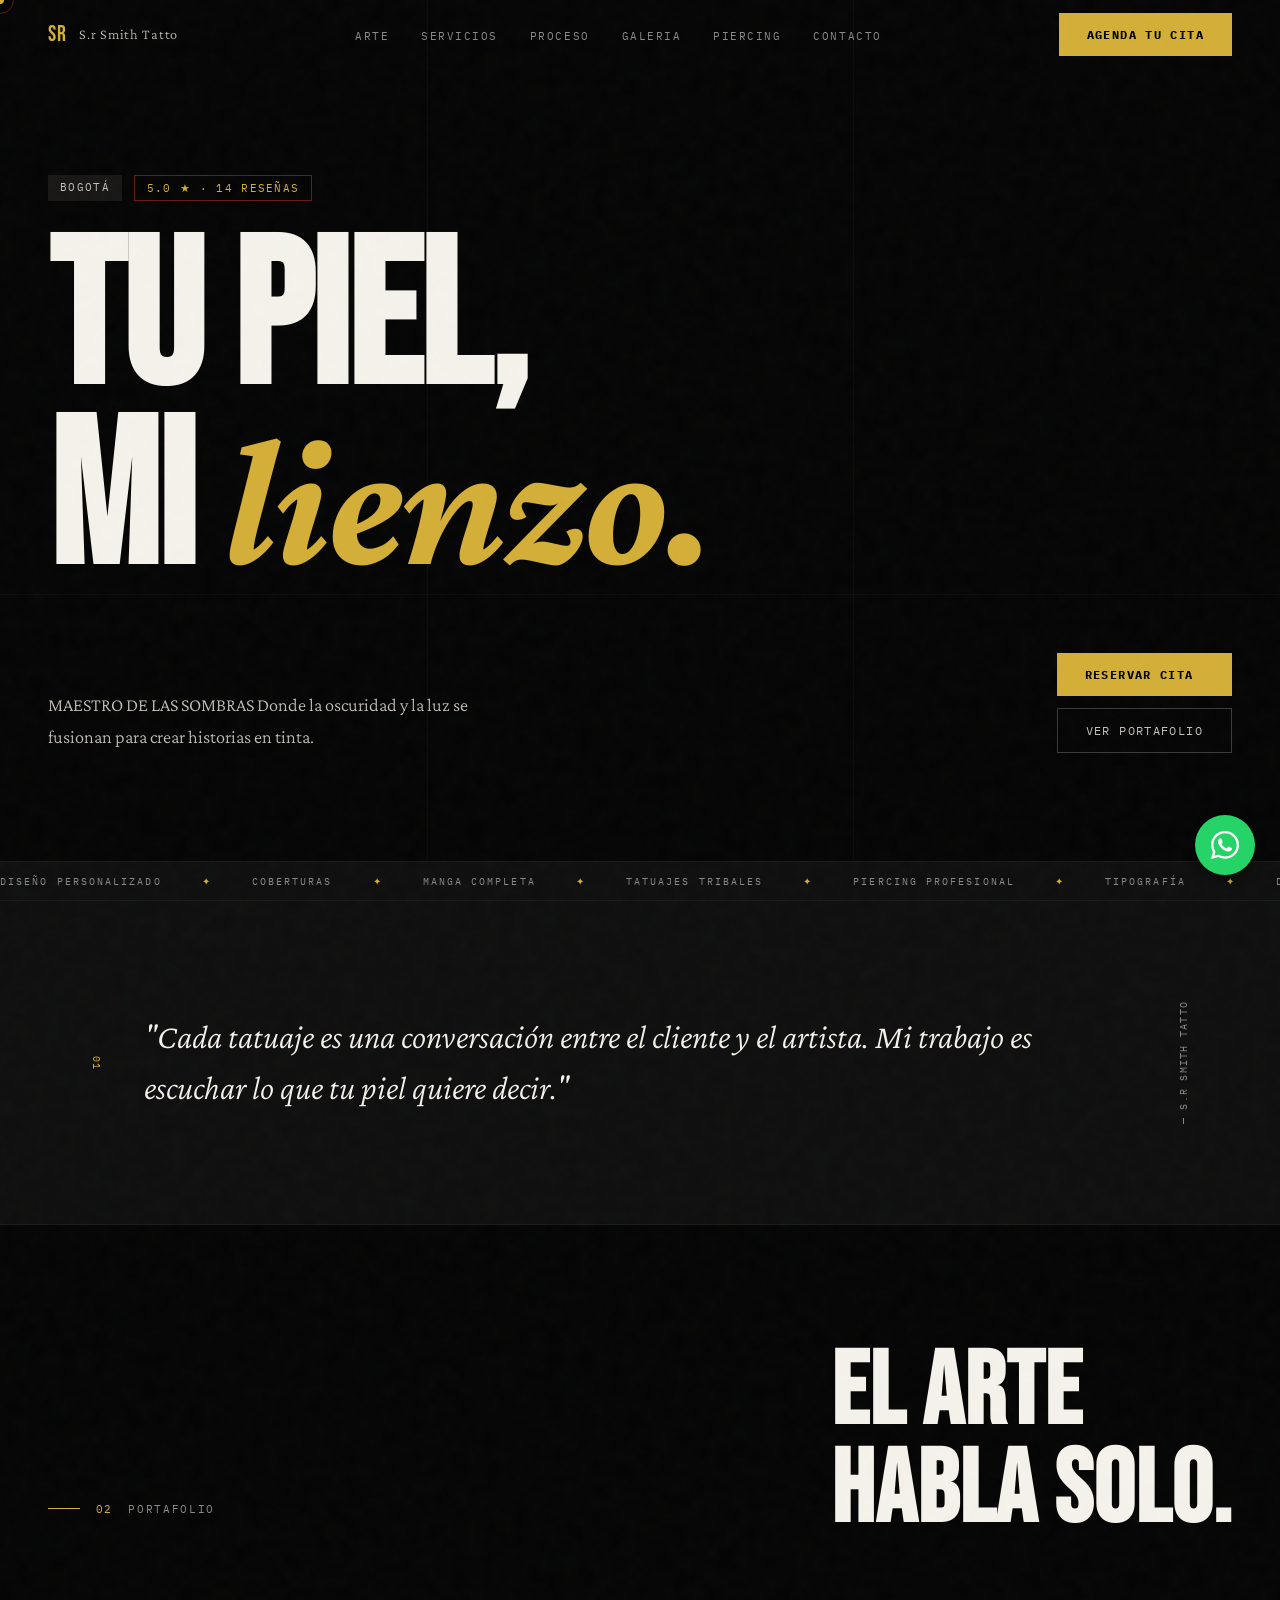
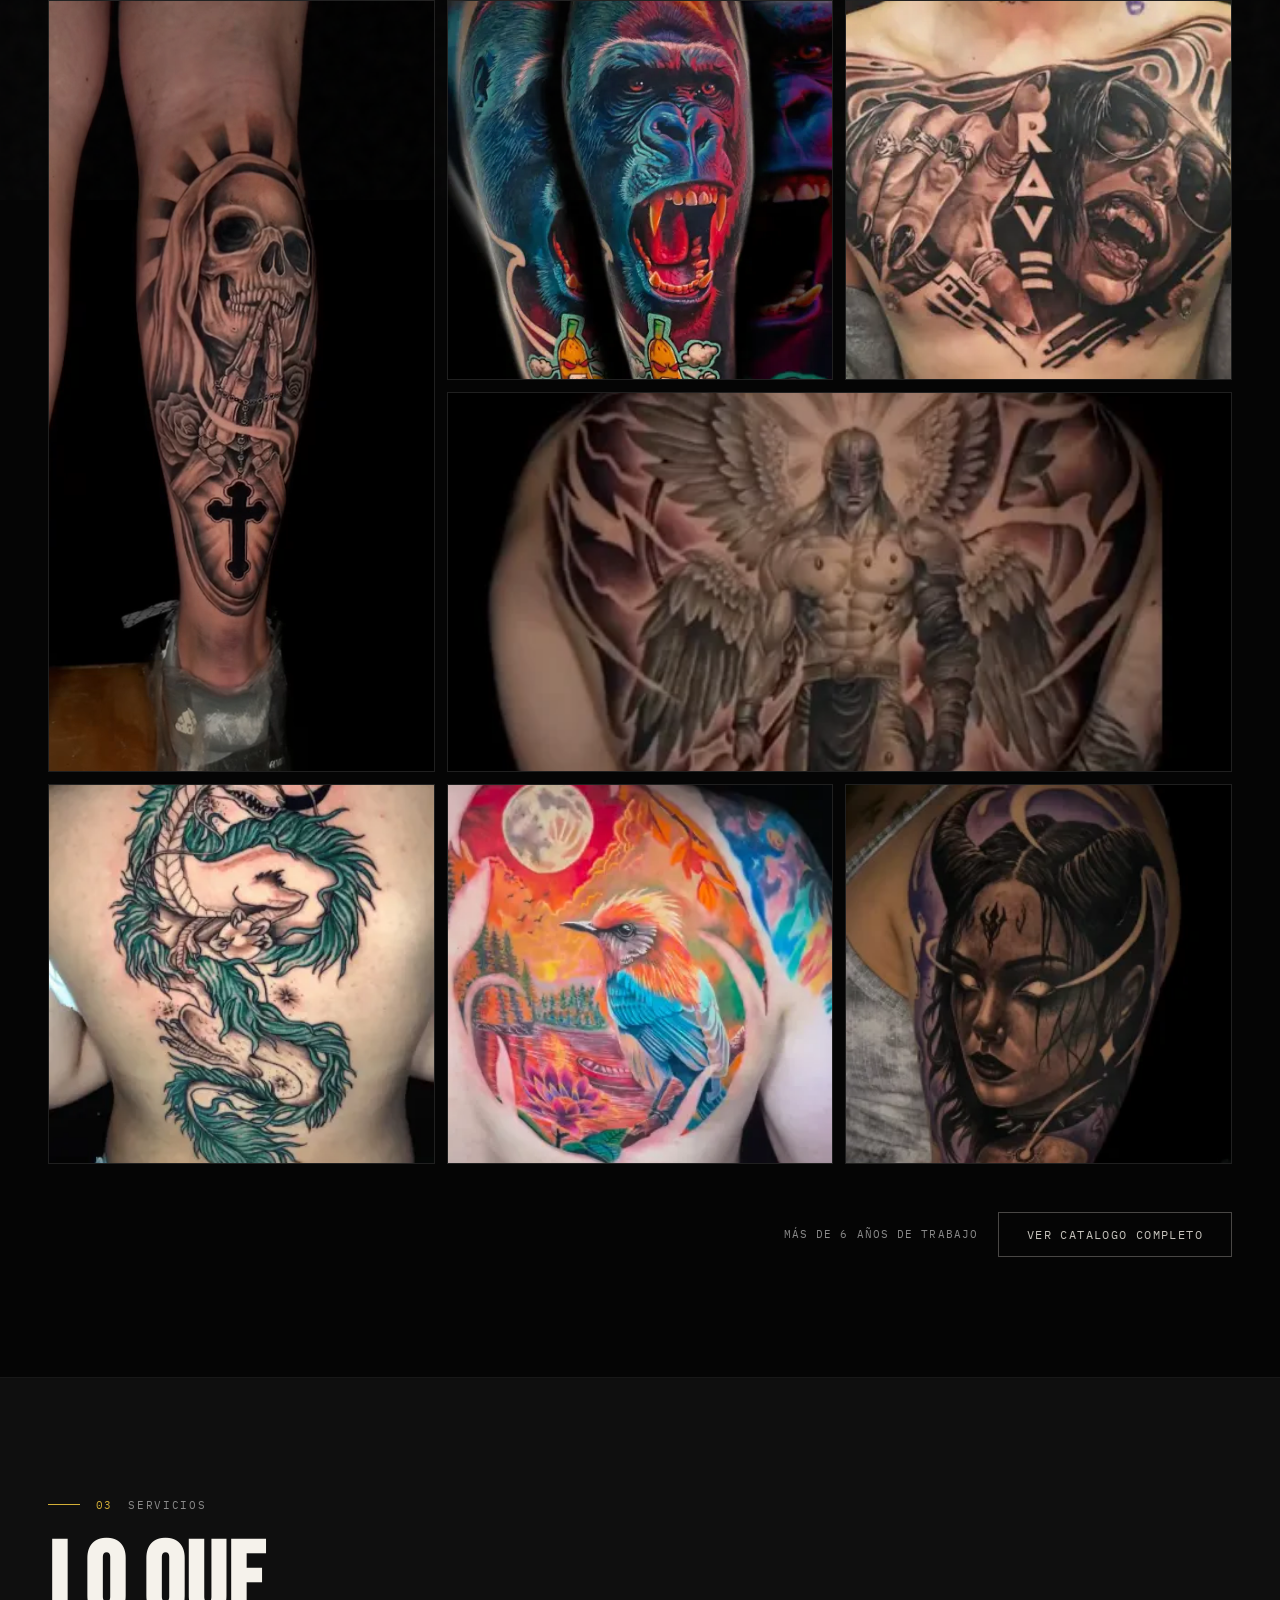
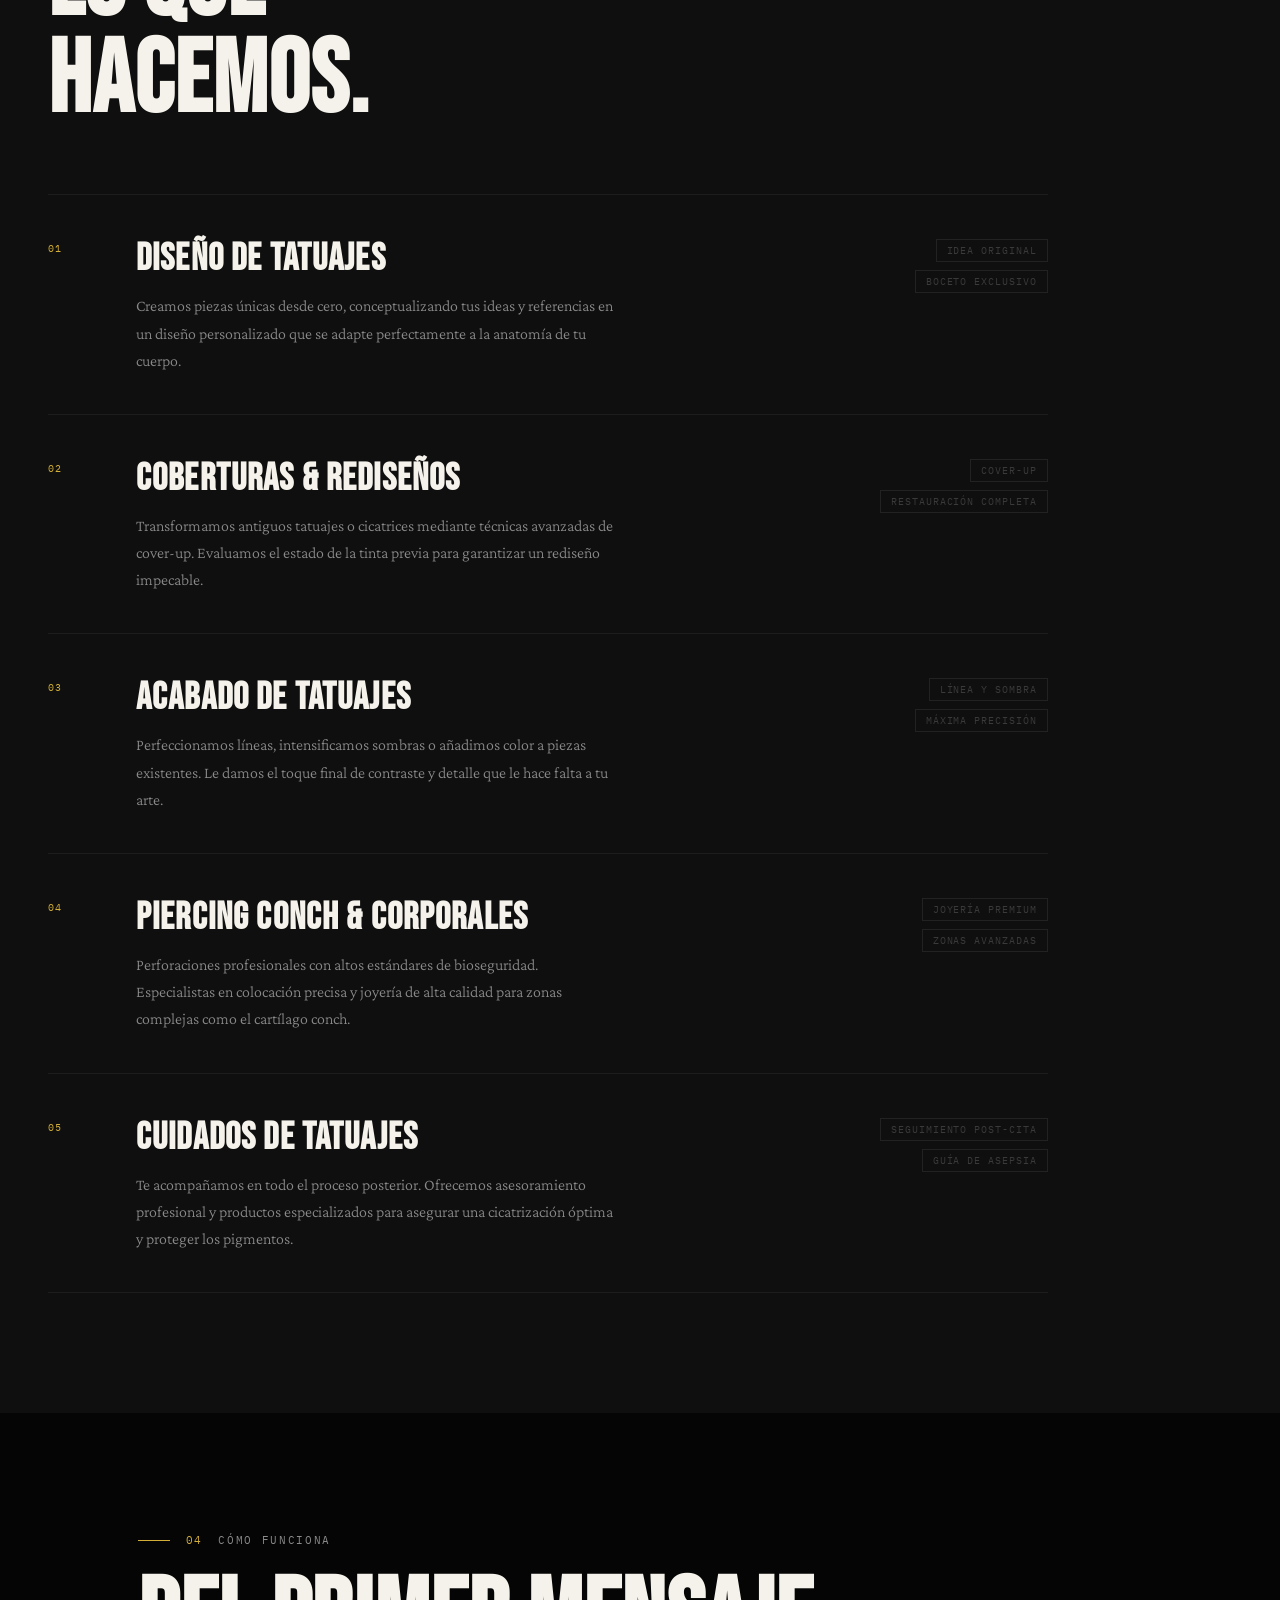
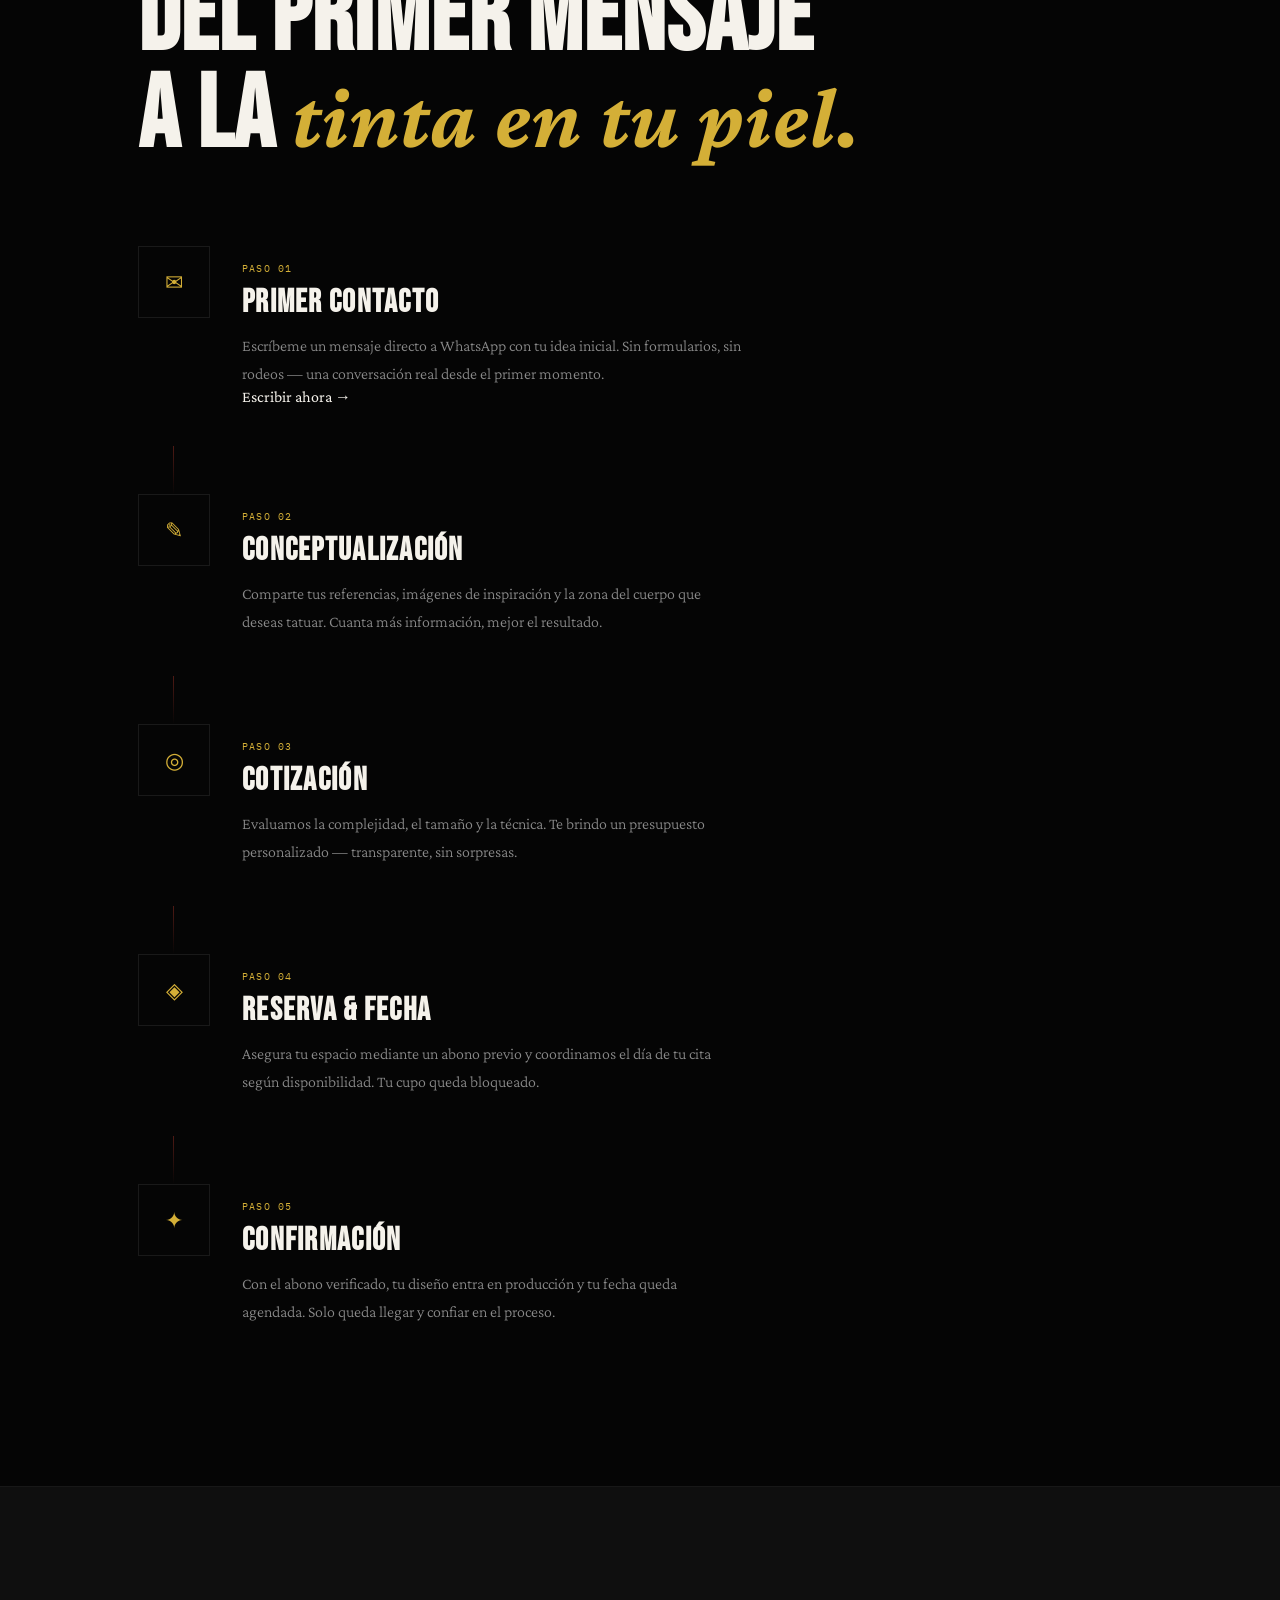
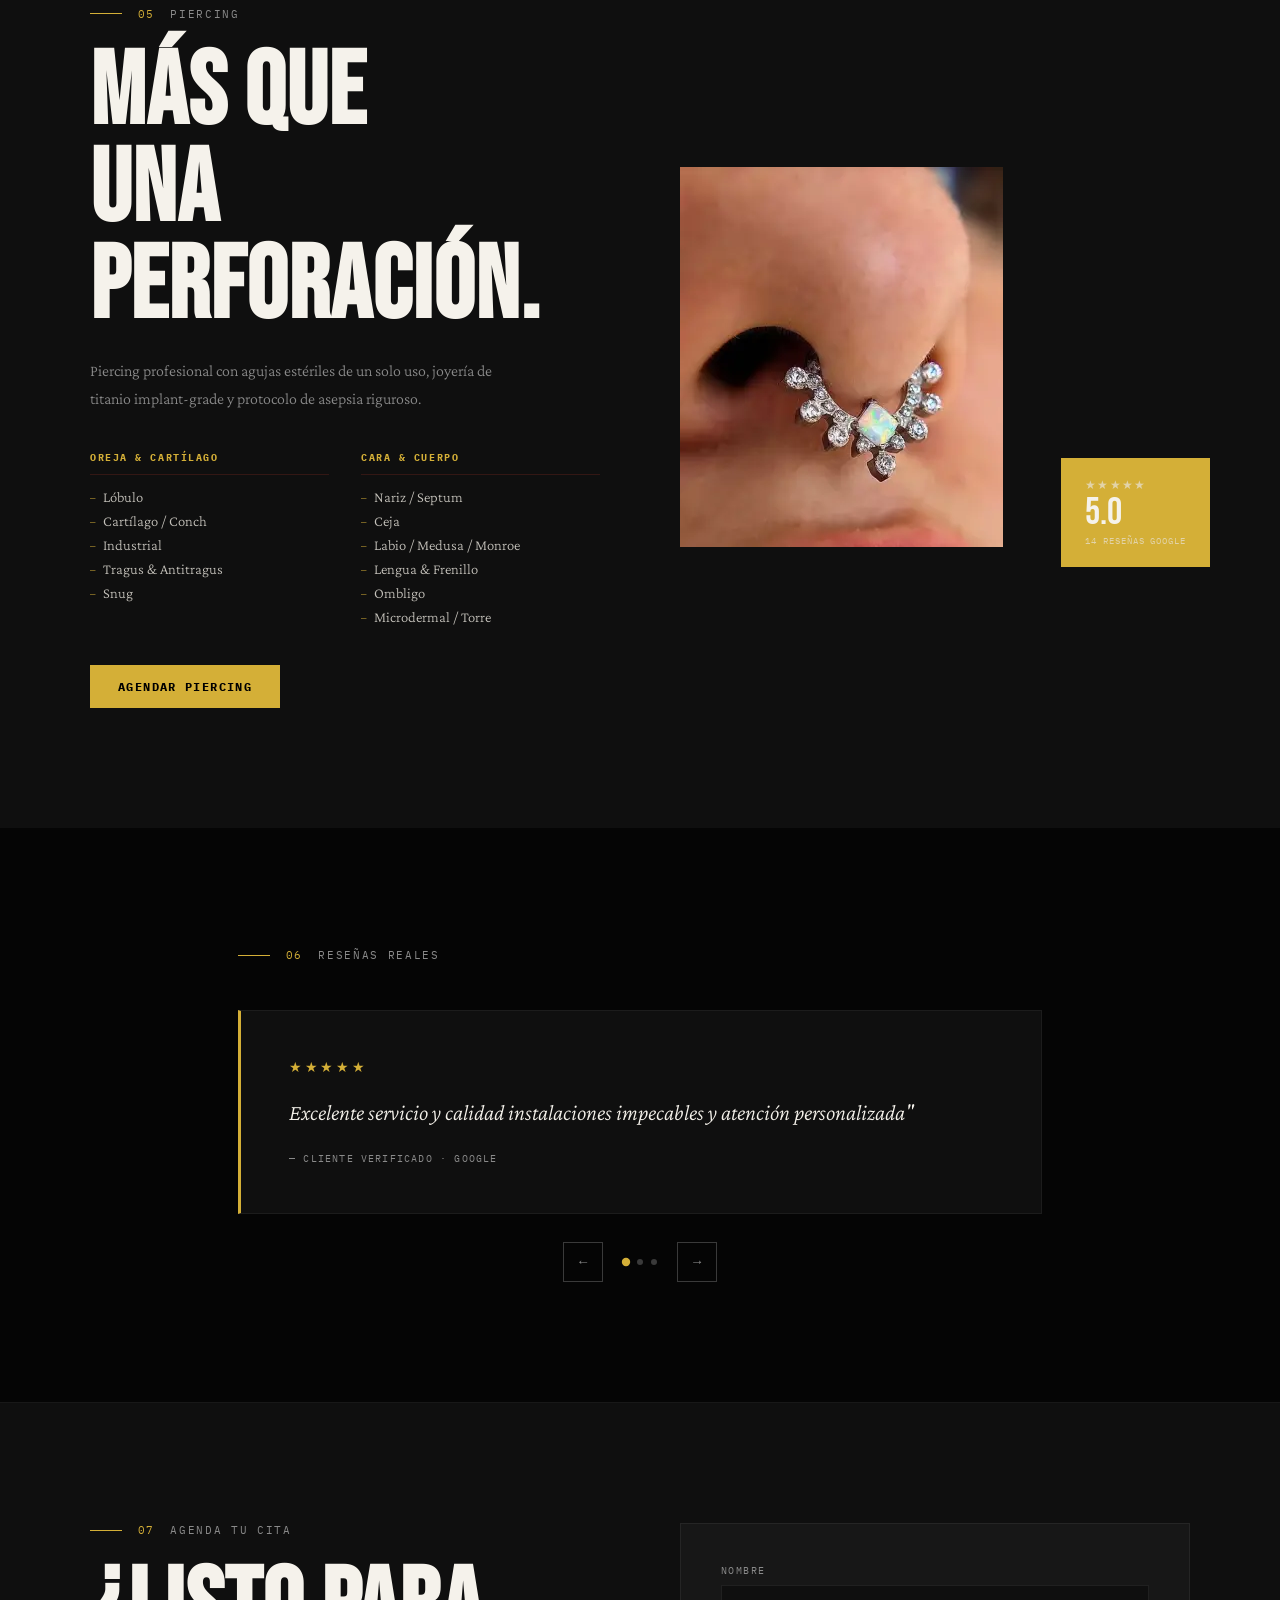
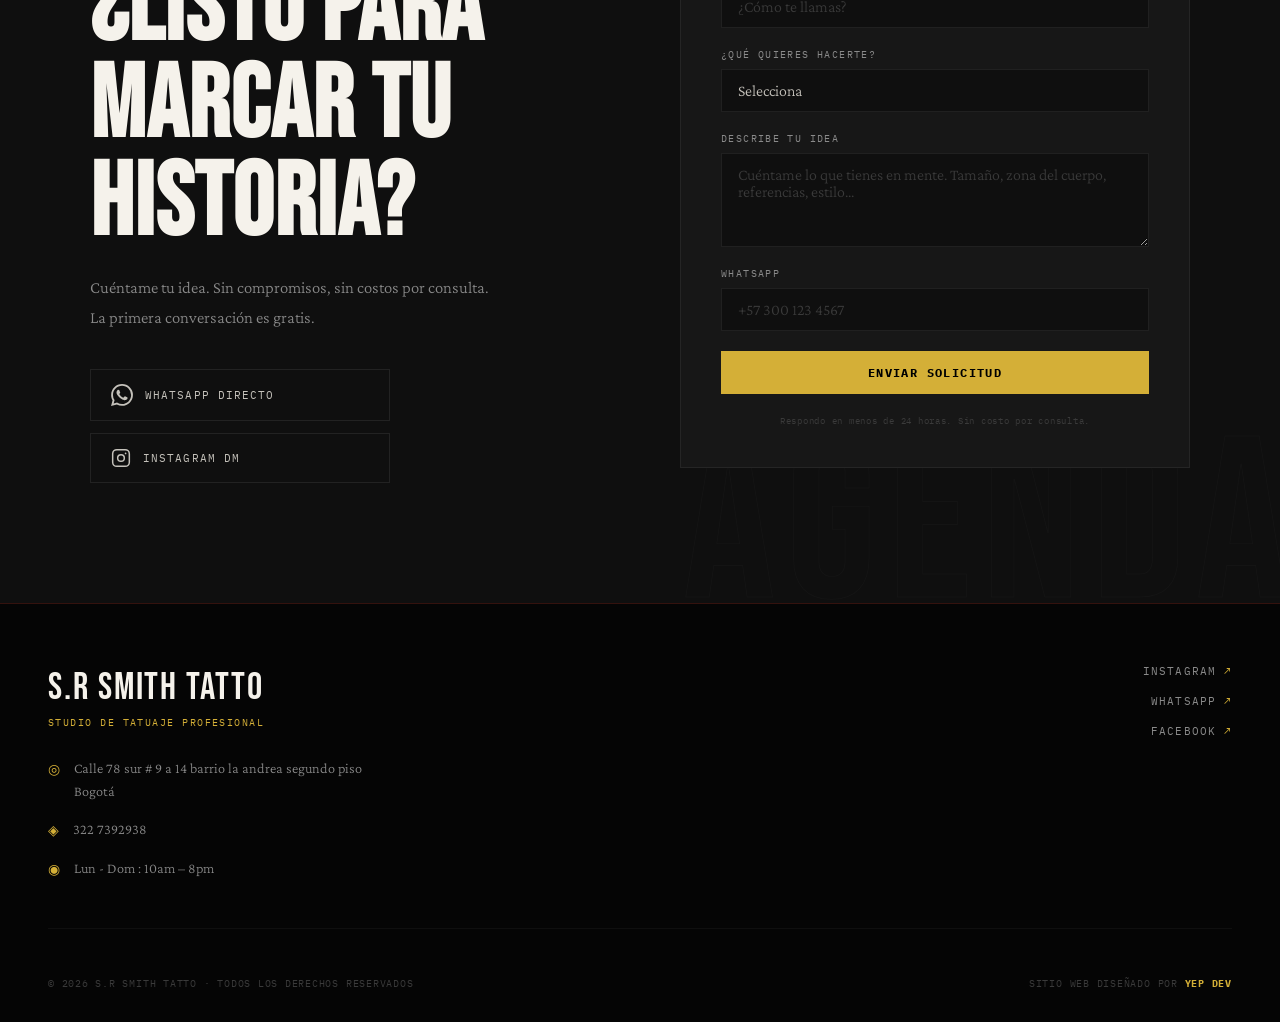
<file: index.html>
<!DOCTYPE html>
<html lang="es">

<head>
  <meta charset="UTF-8" />
  <meta name="viewport" content="width=device-width, initial-scale=1.0" />
  <title>S.r Smith Tatto · Bogotá, Colombia</title>
  <meta name="description"
    content="Estudio de tatuajes y piercing en Bogota Diseño personalizado, coberturas, manga completa, piercings profesionales. 5.0★ — S.r Smith Tatto.">
  <link rel="stylesheet" href="style.css" />
  <link rel="preconnect" href="https://fonts.googleapis.com">
  <link
    href="https://fonts.googleapis.com/css2?family=Bebas+Neue&family=Crimson+Pro:ital,wght@0,300;0,400;1,300;1,400&family=IBM+Plex+Mono:wght@300;400&display=swap"
    rel="stylesheet">
</head>

<body>

  <!-- GRAIN OVERLAY -->
  <div class="grain" aria-hidden="true"></div>

  <!-- CURSOR personalizado -->
  <div class="cursor" id="cursor"></div>
  <div class="cursor-trail" id="cursorTrail"></div>

  <!-- ========================
       NAV
  ========================= -->
  <nav class="nav" id="navbar">
    <div class="nav__logo">
      <span class="nav__logo-mg">Sr</span>
      <span class="nav__logo-text">S.r Smith Tatto</span>
    </div>
    <ul class="nav__links" id="navLinks">
      <li><a href="#arte">Arte</a></li>
      <li><a href="#servicios">Servicios</a></li>
      <li><a href="#proceso">Proceso</a></li>
      <li><a href="video.html">Galeria</a></li>
      <li><a href="#piercing">Piercing</a></li>
      <li><a href="#contacto">Contacto</a></li>
    </ul>
    <a href="#agendar" class="btn btn--ink nav__cta">Agenda tu cita</a>
    <button class="nav__hamburger" id="hamburger" aria-label="Menú">
      <span></span><span></span>
    </button>
  </nav>

  <!-- ========================
       HERO
  ========================= -->
  <section class="hero" id="inicio">

    <!-- Líneas decorativas de fondo -->
    <div class="hero__lines" aria-hidden="true">
      <div class="line line--v line--1"></div>
      <div class="line line--v line--2"></div>
      <div class="line line--h line--3"></div>
    </div>

    <div class="hero__eyebrow reveal">
      <span class="tag">Bogotá</span>
      <span class="tag tag--outline">5.0 ★ · 14 reseñas</span>
    </div>

    <h1 class="hero__title">
      <span class="hero__title-line reveal line-1">Tu piel,</span>
      <span class="hero__title-line reveal line-2">mi <em>lienzo.</em></span>
    </h1>

    <div class="hero__bottom">
      <p class="hero__desc reveal">
        MAESTRO DE LAS SOMBRAS
        Donde la oscuridad y la luz se fusionan para crear historias en tinta.
      </p>
      <div class="hero__actions reveal">
        <a href="#agendar" class="btn btn--ink">Reservar cita</a>
        <a href="#arte" class="btn btn--ghost">Ver portafolio</a>
      </div>
    </div>

    <div class="hero__marquee" aria-hidden="true">
      <div class="marquee__track">
        <span>Diseño Personalizado</span><span class="sep">✦</span>
        <span>Coberturas</span><span class="sep">✦</span>
        <span>Manga Completa</span><span class="sep">✦</span>
        <span>Tatuajes Tribales</span><span class="sep">✦</span>
        <span>Piercing Profesional</span><span class="sep">✦</span>
        <span>Tipografía</span><span class="sep">✦</span>
        <span>Diseño Personalizado</span><span class="sep">✦</span>
        <span>Coberturas</span><span class="sep">✦</span>
        <span>Manga Completa</span><span class="sep">✦</span>
        <span>Tatuajes Tribales</span><span class="sep">✦</span>
        <span>Piercing Profesional</span><span class="sep">✦</span>
        <span>Tipografía</span><span class="sep">✦</span>
      </div>
    </div>

  </section>

  <!-- ========================
       STATEMENT
  ========================= -->
  <section class="statement">
    <div class="statement__inner reveal">
      <span class="statement__num">01</span>
      <blockquote class="statement__quote">
        "Cada tatuaje es una conversación entre el cliente y el artista. Mi trabajo es escuchar lo que tu piel quiere
        decir."
      </blockquote>
      <span class="statement__author">— S.r Smith Tatto</span>
    </div>
  </section>

  <!-- ========================
       ARTE / PORTAFOLIO
  ========================= -->
  <section class="arte" id="arte">
    <div class="arte__header">
      <div class="section-label reveal">
        <span class="num">02</span>
        <span class="label-text">Portafolio</span>
      </div>
      <h2 class="section-title reveal">El arte<br />habla solo.</h2>
    </div>
    <!-- galeria de imagenes -->
    <div class="arte__grid">

      <div class="arte__item ">
        <div class="arte__img-wrapper arte__video-container">
          <video muted playsinline preload="none" poster="img/tattoo1.webp" class="arte__video-lazy"
            data-src-webm="video/video1.webm">
            <source type="video/webm">
            Tu navegador no soporta videos.
          </video>
        </div>
      </div>

      <div class="arte__item reveal" style="--delay:0.1s">
        <img src="img/tattoo2.webp" alt="tattoo 2 — S.r Smith Tatto " loading="lazy" />
        <div class="arte__overlay"><span>Estilo personalizado</span></div>
      </div>
      <div class="arte__item reveal" style="--delay:0.15s">
        <img src="img/tattoo3.webp" alt="tattoo 3 — S.r Smith Tatto " loading="lazy" />
        <div class="arte__overlay"><span>Lineas unicas</span></div>
      </div>
      <div class="arte__item arte__item--wide reveal" style="--delay:0.2s">
        <img src="img/tattoo5.webp" alt="tattoo 4 — S.r Smith Tatto " loading="lazy" />
        <div class="arte__overlay"><span>La mas alta calidad</span></div>
      </div>
      <div class="arte__item reveal" style="--delay:0.25s">
        <img src="img/tattoo4.webp" alt="tattoo 5 — S.r Smith Tatto " loading="lazy" />
        <div class="arte__overlay"><span>Mejores acabados</span></div>
      </div>
      <div class="arte__item reveal" style="--delay:0.25s">
        <img src="img/tattoo6.webp" alt="tattoo 6 — S.r Smith Tatto " loading="lazy" />
        <div class="arte__overlay"><span>Expresa lo que sientes</span></div>
      </div>
      <div class="arte__item reveal" style="--delay:0.25s">
        <img src="img/tattoo11.webp" alt="tattoo 7 — S.r Smith Tatto " loading="lazy" />
        <div class="arte__overlay"><span>Profesionales</span></div>
      </div>
    </div>

    <div class="arte__cta reveal">
      <p>Más de 6 años de trabajo</p>
      <a href="video.html" rel="noopener" class="btn btn--outline-white">
        Ver catalogo completo
      </a>
    </div>
  </section>

  <!-- ========================
       SERVICIOS — TATTOO
  ========================= -->
  <section class="servicios" id="servicios">
    <div class="section-label reveal">
      <span class="num">03</span>
      <span class="label-text">Servicios</span>
    </div>
    <h2 class="section-title reveal">Lo que<br />hacemos.</h2>

    <div class="servicios__list">

      <div class="servicio-row reveal">
        <div class="servicio-row__num">01</div>
        <div class="servicio-row__info">
          <h3>Diseño de Tatuajes</h3>
          <p>Creamos piezas únicas desde cero, conceptualizando tus ideas y referencias en un diseño personalizado que
            se
            adapte perfectamente a la anatomía de tu cuerpo.</p>
        </div>
        <div class="servicio-row__tags">
          <span>Idea original</span>
          <span>Boceto exclusivo</span>
        </div>
      </div>

      <div class="servicio-row reveal">
        <div class="servicio-row__num">02</div>
        <div class="servicio-row__info">
          <h3>Coberturas & Rediseños</h3>
          <p>Transformamos antiguos tatuajes o cicatrices mediante técnicas avanzadas de cover-up. Evaluamos el estado
            de
            la tinta previa para garantizar un rediseño impecable.</p>
        </div>
        <div class="servicio-row__tags">
          <span>Cover-up</span>
          <span>Restauración completa</span>
        </div>
      </div>

      <div class="servicio-row reveal">
        <div class="servicio-row__num">03</div>
        <div class="servicio-row__info">
          <h3>Acabado de Tatuajes</h3>
          <p>Perfeccionamos líneas, intensificamos sombras o añadimos color a piezas existentes. Le damos el toque final
            de contraste y detalle que le hace falta a tu arte.</p>
        </div>
        <div class="servicio-row__tags">
          <span>Línea y Sombra</span>
          <span>Máxima precisión</span>
        </div>
      </div>

      <div class="servicio-row reveal">
        <div class="servicio-row__num">04</div>
        <div class="servicio-row__info">
          <h3>Piercing Conch & Corporales</h3>
          <p>Perforaciones profesionales con altos estándares de bioseguridad. Especialistas en colocación precisa y
            joyería de alta calidad para zonas complejas como el cartílago conch.</p>
        </div>
        <div class="servicio-row__tags">
          <span>Joyería Premium</span>
          <span>Zonas avanzadas</span>
        </div>
      </div>

      <div class="servicio-row reveal">
        <div class="servicio-row__num">05</div>
        <div class="servicio-row__info">
          <h3>Cuidados de Tatuajes</h3>
          <p>Te acompañamos en todo el proceso posterior. Ofrecemos asesoramiento profesional y productos especializados
            para asegurar una cicatrización óptima y proteger los pigmentos.</p>
        </div>
        <div class="servicio-row__tags">
          <span>Seguimiento post-cita</span>
          <span>Guía de asepsia</span>
        </div>
      </div>

    </div>
  </section>

  <!-- ========================
       PROCESO
  ========================= -->
  <section class="proceso" id="proceso">
    <div class="proceso__header">
      <div class="section-label reveal">
        <span class="num">04</span>
        <span class="label-text">Cómo funciona</span>
      </div>
      <h2 class="section-title reveal">Del primer mensaje<br />a la <em>tinta en tu piel.</em></h2>
    </div>

    <div class="proceso__steps">

      <div class="proceso__step reveal">
        <div class="proceso__step-icon">✉</div>
        <div class="proceso__step-body">
          <span class="proceso__step-num">Paso 01</span>
          <h3>Primer contacto</h3>
          <p>Escríbeme un mensaje directo a WhatsApp con tu idea inicial. Sin formularios, sin rodeos — una conversación
            real desde el primer momento.</p>
          <a href="https://wa.me/573227392938?text=Hola%2C%20quiero%20agendar%20una%20sesi%C3%B3n" target="_blank"
            rel="noopener" class="proceso__step-link">
            Escribir ahora →
          </a>
        </div>
      </div>
      <div class="proceso__connector reveal" aria-hidden="true"></div>

      <div class="proceso__step reveal">
        <div class="proceso__step-icon">✎</div>
        <div class="proceso__step-body">
          <span class="proceso__step-num">Paso 02</span>
          <h3>Conceptualización</h3>
          <p>Comparte tus referencias, imágenes de inspiración y la zona del cuerpo que deseas tatuar. Cuanta más
            información, mejor el resultado.</p>
        </div>
      </div>
      <div class="proceso__connector reveal" aria-hidden="true"></div>

      <div class="proceso__step reveal">
        <div class="proceso__step-icon">◎</div>
        <div class="proceso__step-body">
          <span class="proceso__step-num">Paso 03</span>
          <h3>Cotización</h3>
          <p>Evaluamos la complejidad, el tamaño y la técnica. Te brindo un presupuesto personalizado — transparente,
            sin
            sorpresas.</p>
        </div>
      </div>
      <div class="proceso__connector reveal" aria-hidden="true"></div>

      <div class="proceso__step reveal">
        <div class="proceso__step-icon">◈</div>
        <div class="proceso__step-body">
          <span class="proceso__step-num">Paso 04</span>
          <h3>Reserva & Fecha</h3>
          <p>Asegura tu espacio mediante un abono previo y coordinamos el día de tu cita según disponibilidad. Tu cupo
            queda bloqueado.</p>
        </div>
      </div>
      <div class="proceso__connector reveal" aria-hidden="true"></div>

      <div class="proceso__step reveal">
        <div class="proceso__step-icon">✦</div>
        <div class="proceso__step-body">
          <span class="proceso__step-num">Paso 05</span>
          <h3>Confirmación</h3>
          <p>Con el abono verificado, tu diseño entra en producción y tu fecha queda agendada. Solo queda llegar y
            confiar
            en el proceso.</p>
        </div>
      </div>

    </div>
  </section>

  <!-- ========================
       PIERCING
  ========================= -->
  <section class="piercing" id="piercing">
    <div class="piercing__inner">
      <div class="piercing__content">
        <div class="section-label reveal">
          <span class="num">05</span>
          <span class="label-text">Piercing</span>
        </div>
        <h2 class="section-title reveal">Más que<br />una perforación.</h2>
        <p class="reveal">Piercing profesional con agujas estériles de un solo uso, joyería de titanio implant-grade y
          protocolo de asepsia riguroso.</p>

        <div class="piercing__tipos reveal">
          <div class="piercing__col">
            <h4>Oreja & Cartílago</h4>
            <ul>
              <li>Lóbulo</li>
              <li>Cartílago / Conch</li>
              <li>Industrial</li>
              <li>Tragus & Antitragus</li>
              <li>Snug</li>
            </ul>
          </div>
          <div class="piercing__col">
            <h4>Cara & Cuerpo</h4>
            <ul>
              <li>Nariz / Septum</li>
              <li>Ceja</li>
              <li>Labio / Medusa / Monroe</li>
              <li>Lengua & Frenillo</li>
              <li>Ombligo</li>
              <li>Microdermal / Torre</li>
            </ul>
          </div>
        </div>
        <a href="#agendar" class="btn btn--ink reveal">Agendar piercing</a>
      </div>
      <div class="piercing__visual reveal">
        <div class="piercing__img-wrap">
          <img src="img/perforacion.webp" alt="tattoo 5 — S.r Smith Tatto " loading="lazy" />
          <div class="piercing__rating">
            <span class="rating__stars">★★★★★</span>
            <span class="rating__num">5.0</span>
            <span class="rating__count">14 reseñas Google</span>
          </div>
        </div>
      </div>
    </div>
  </section>

  <!-- ========================
       TESTIMONIOS
  ========================= -->
  <section class="testimonios">
    <div class="section-label reveal">
      <span class="num">06</span>
      <span class="label-text">Reseñas reales</span>
    </div>

    <div class="testimonios__slider" id="testimSlider">
      <div class="testimonio reveal">
        <div class="testimonio__stars">★★★★★</div>
        <p>Excelente servicio y calidad instalaciones impecables y atención personalizada"</p>
        <span class="testimonio__author">— Cliente verificado · Google</span>
      </div>
      <div class="testimonio reveal">
        <div class="testimonio__stars">★★★★★</div>
        <p>"Súper excelente servicio, severa energía y horrenda habilidad al tatto, jhonatha monstruo en el tattoo."</p>
        <span class="testimonio__author">— Cliente verificada · Google</span>
      </div>
      <div class="testimonio reveal">
        <div class="testimonio__stars">★★★★★</div>
        <p>"Excelente servicio, las instalaciones súper organizadas y los tatuajes que realizan son super lindos.
          Recomendados 100%"</p>
        <span class="testimonio__author">— Cliente verificado · Google</span>
      </div>
    </div>

    <div class="testimonios__nav reveal">
      <button class="t-btn" id="tPrev" aria-label="Anterior">←</button>
      <div class="t-dots" id="tDots">
        <button class="t-dot active" data-i="0"></button>
        <button class="t-dot" data-i="1"></button>
        <button class="t-dot" data-i="2"></button>
      </div>
      <button class="t-btn" id="tNext" aria-label="Siguiente">→</button>
    </div>
  </section>

  <!-- ========================
       AGENDAR
  ========================= -->
  <section class="agendar" id="agendar">
    <div class="agendar__deco" aria-hidden="true">AGENDA</div>
    <div class="agendar__inner">
      <div class="agendar__content reveal">
        <div class="section-label">
          <span class="num">07</span>
          <span class="label-text">Agenda tu cita</span>
        </div>
        <h2 class="section-title">¿Listo para<br />marcar tu historia?</h2>
        <p>Cuéntame tu idea. Sin compromisos, sin costos por consulta. La primera conversación es gratis.</p>
        <div class="agendar__contact-options">
          <a href="https://wa.me/573227392938?text=Hola%2C%20quiero%20agendar%20una%20cita" target="_blank"
            rel="noopener" class="contact-option contact-option--wa">
            <svg width="22" height="22" viewBox="0 0 24 24" fill="currentColor">
              <path
                d="M17.472 14.382c-.297-.149-1.758-.867-2.03-.967-.273-.099-.471-.148-.67.15-.197.297-.767.966-.94 1.164-.173.199-.347.223-.644.075-.297-.15-1.255-.463-2.39-1.475-.883-.788-1.48-1.761-1.653-2.059-.173-.297-.018-.458.13-.606.134-.133.298-.347.446-.52.149-.174.198-.298.298-.497.099-.198.05-.371-.025-.52-.075-.149-.669-1.612-.916-2.207-.242-.579-.487-.5-.669-.51-.173-.008-.371-.01-.57-.01-.198 0-.52.074-.792.372-.272.297-1.04 1.016-1.04 2.479 0 1.462 1.065 2.875 1.213 3.074.149.198 2.096 3.2 5.077 4.487.709.306 1.262.489 1.694.625.712.227 1.36.195 1.871.118.571-.085 1.758-.719 2.006-1.413.248-.694.248-1.289.173-1.413-.074-.124-.272-.198-.57-.347m-5.421 7.403h-.004a9.87 9.87 0 01-5.031-1.378l-.361-.214-3.741.982.998-3.648-.235-.374a9.86 9.86 0 01-1.51-5.26c.001-5.45 4.436-9.884 9.888-9.884 2.64 0 5.122 1.03 6.988 2.898a9.825 9.825 0 012.893 6.994c-.003 5.45-4.437 9.884-9.885 9.884m8.413-18.297A11.815 11.815 0 0012.05 0C5.495 0 .16 5.335.157 11.892c0 2.096.547 4.142 1.588 5.945L.057 24l6.305-1.654a11.882 11.882 0 005.683 1.448h.005c6.554 0 11.89-5.335 11.893-11.893a11.821 11.821 0 00-3.48-8.413z" />
            </svg>
            WhatsApp directo
          </a>
          <a href="https://www.instagram.com/sr.smithtattoo/" target="_blank" rel="noopener"
            class="contact-option contact-option--ig">
            <svg width="20" height="20" viewBox="0 0 24 24" fill="none" stroke="currentColor" stroke-width="1.8">
              <rect x="2" y="2" width="20" height="20" rx="5" />
              <circle cx="12" cy="12" r="4" />
              <circle cx="17.5" cy="6.5" r="1" fill="currentColor" stroke="none" />
            </svg>
            Instagram DM
          </a>
        </div>
      </div>

      <div class="agendar__form reveal">
        <div class="form-field">
          <label for="f-nombre">Nombre</label>
          <input type="text" id="f-nombre" placeholder="¿Cómo te llamas?" autocomplete="name" />
        </div>
        <div class="form-field">
          <label for="f-tipo">¿Qué quieres hacerte?</label>
          <select id="f-tipo">
            <option value="">Selecciona</option>
            <optgroup label="Tatuajes">
              <option>Diseño personalizado</option>
              <option>Cobertura / Rediseño</option>
              <option>Manga completa</option>
              <option>Tribal / Polinesio</option>
              <option>Tipografía / Lettering</option>
              <option>Tatuaje conmemorativo</option>
              <option>Retoque</option>
            </optgroup>
            <optgroup label="Piercing">
              <option>Piercing en oreja / cartílago</option>
              <option>Piercing facial</option>
              <option>Piercing en lengua</option>
              <option>Piercing en cuerpo</option>
              <option>Microdermal / Torre</option>
            </optgroup>
          </select>
        </div>
        <div class="form-field">
          <label for="f-desc">Describe tu idea</label>
          <textarea id="f-desc" rows="4"
            placeholder="Cuéntame lo que tienes en mente. Tamaño, zona del cuerpo, referencias, estilo..."></textarea>
        </div>
        <div class="form-field">
          <label for="f-tel">WhatsApp</label>
          <input type="tel" id="f-tel" placeholder="+57 300 123 4567" autocomplete="tel" />
        </div>
        <button class="btn btn--ink btn--full" id="formBtn">Enviar solicitud</button>
        <p class="form-note">Respondo en menos de 24 horas. Sin costo por consulta.</p>
        <div class="form-ok" id="formOk">
          ✦ ¡Solicitud enviada! te contactaremos pronto.
        </div>
      </div>
    </div>
  </section>

  <!-- ========================
       CONTACTO / FOOTER
  ========================= -->
  <footer class="footer" id="contacto">
    <div class="footer__top">
      <div class="footer__info reveal">
        <div class="footer__logo">S.r Smith Tatto</div>
        <p class="footer__tagline">Studio de tatuaje profesional</p>
        <div class="footer__data">
          <div class="footer__data-item">
            <span class="footer__data-icon">◎</span>
            <span>Calle 78 sur # 9 a 14 barrio la andrea segundo piso<br />Bogotá</span>
          </div>
          <div class="footer__data-item">
            <span class="footer__data-icon">◈</span>
            <span>322 7392938</span>
          </div>
          <div class="footer__data-item">
            <span class="footer__data-icon">◉</span>
            <span>Lun - Dom : 10am – 8pm</span>
          </div>
        </div>
      </div>
      <div class="footer__social reveal">
        <a href="https://www.instagram.com/sr.smithtattoo/" target="_blank" rel="noopener" class="footer__social-link">
          Instagram<span>↗</span>
        </a>
        <a href="https://wa.me/573227392938" target="_blank" rel="noopener" class="footer__social-link">
          WhatsApp<span>↗</span>
        </a>
        <a href="https://www.facebook.com/Smithfamilytattoo#" target="_blank" rel="noopener"
          class="footer__social-link">
          Facebook<span>↗</span>
        </a>
      </div>
    </div>
    <div class="footer__bottom">
      <p>© 2026 S.r Smith Tatto · Todos los derechos reservados</p>
      <p class="footer__credit">Sitio web diseñado por <strong>YEp Dev</strong></p>
    </div>
  </footer>


  <!-- Boton flotante de whatsapp -->
  <a href="https://wa.me/573227392938?text=Hola%20estoy%20interesado%20en%20cotizar%20un%20tatuaje%20con%20ustedes"
    class="whatsapp-float" target="_blank" rel="noopener noreferrer" title="Chatear por WhatsApp">
    <svg xmlns="http://www.w3.org/2000/svg" viewBox="0 0 448 512" class="whatsapp-icon">
      <path
        d="M380.9 97.1C339 55.1 283.2 32 223.9 32c-122.4 0-222 99.6-222 222 0 39.1 10.2 77.3 29.6 111L0 480l117.7-30.9c32.4 17.7 68.9 27 106.1 27h.1c122.3 0 224.1-99.6 224.1-222 0-59.3-25.2-115-67.1-157zm-157 341.6c-33.2 0-65.7-8.9-94-25.7l-6.7-4-69.8 18.3L72 359.2l-4.4-7c-18.5-29.4-28.2-63.3-28.2-98.2 0-101.7 82.8-184.5 184.6-184.5 49.3 0 95.6 19.2 130.4 54.1 34.8 34.9 56.2 81.2 56.1 130.5 0 101.8-84.9 184.6-186.6 184.6zm101.2-138.2c-5.5-2.8-32.8-16.2-37.9-18-5.1-1.9-8.8-2.8-12.5 2.8-3.7 5.6-14.3 18-17.6 21.8-3.2 3.7-6.5 4.2-12 1.4-32.6-16.3-54-29.1-75.5-66-5.7-9.8 5.7-9.1 16.3-30.3 1.8-3.7.9-6.9-.5-9.7-1.4-2.8-12.5-30.1-17.1-41.2-4.5-10.8-9.1-9.3-12.5-9.5-3.2-.2-6.9-.2-10.6-.2-3.7 0-9.7 1.4-14.8 6.9-5.1 5.6-19.4 19-19.4 46.3 0 27.3 19.9 53.7 22.6 57.4 2.8 3.7 39.1 59.7 94.8 83.8 35.2 15.2 49 16.5 66.6 13.9 10.7-1.6 32.8-13.4 37.4-26.4 4.6-13 4.6-24.1 3.2-26.4-1.3-2.5-5-3.9-10.5-6.6z" />
    </svg>
  </a>

  <script src="script.js"></script>
</body>

</html>
</file>
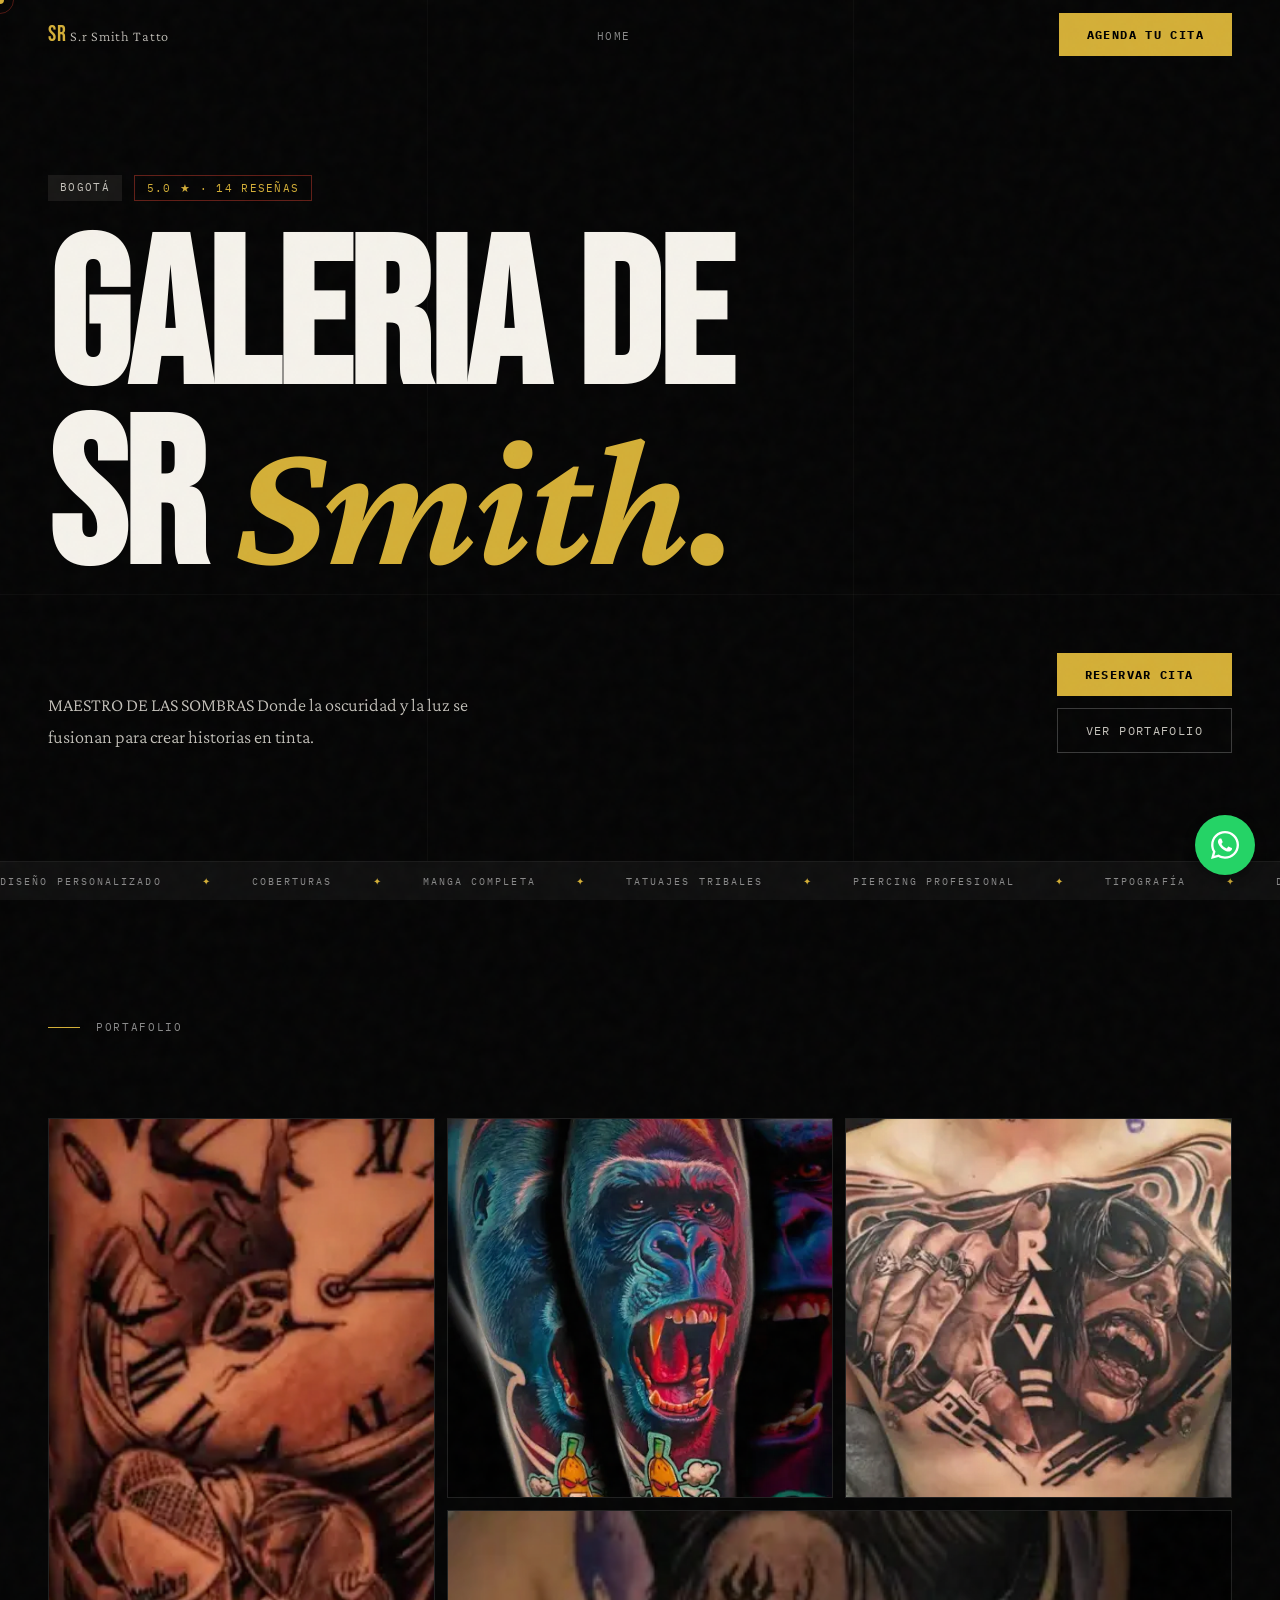
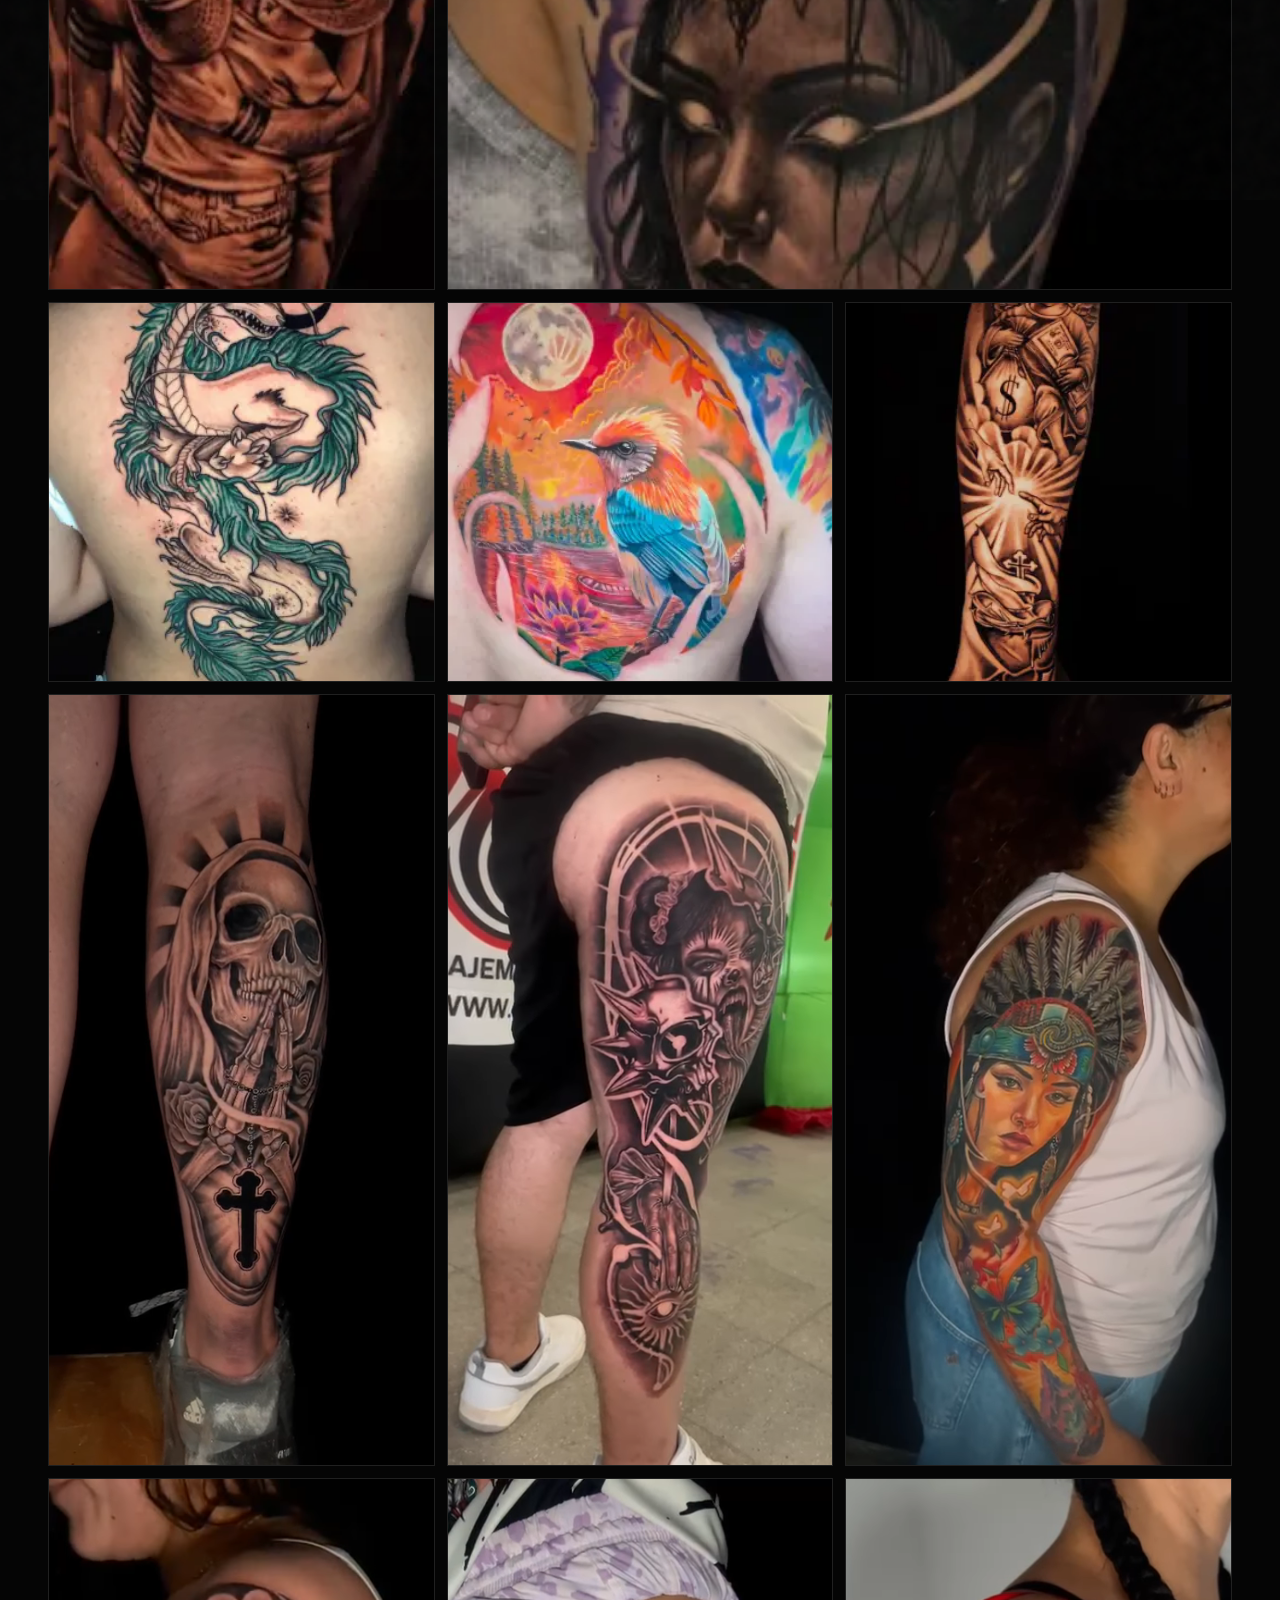
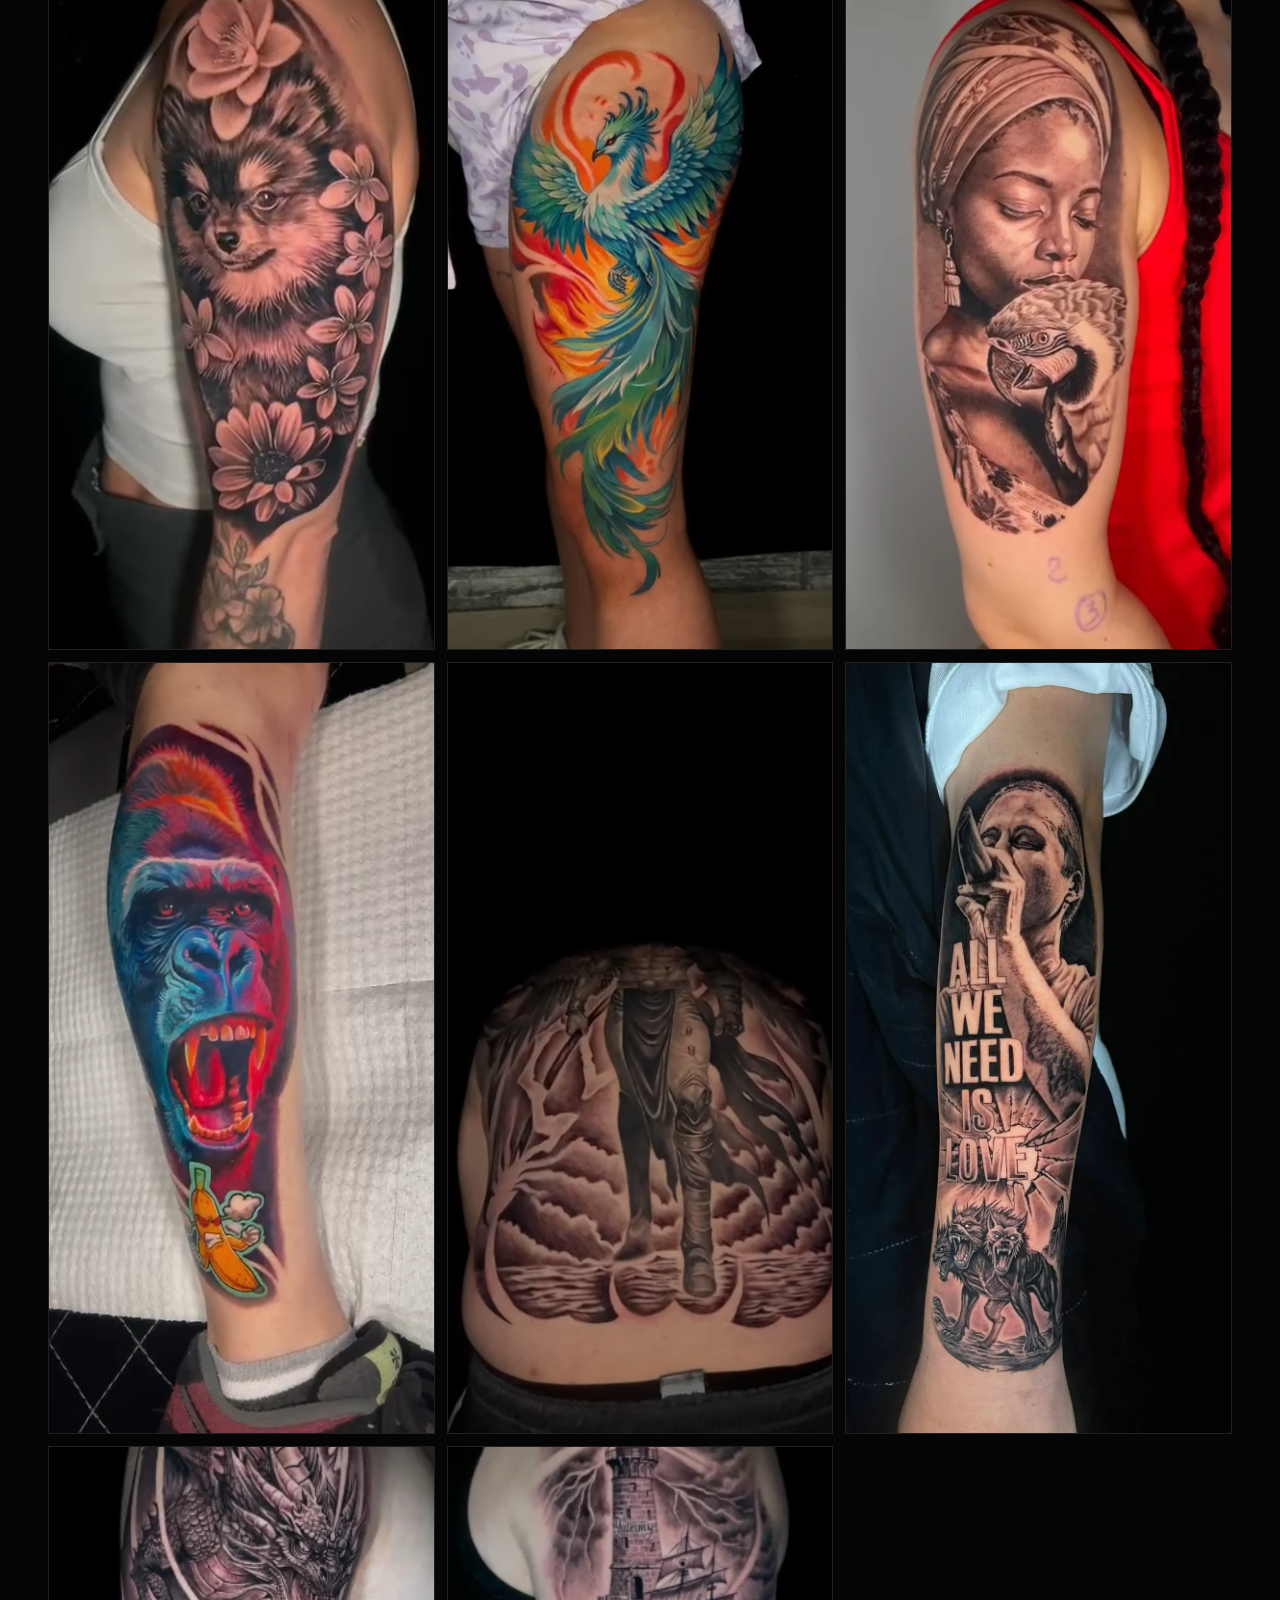
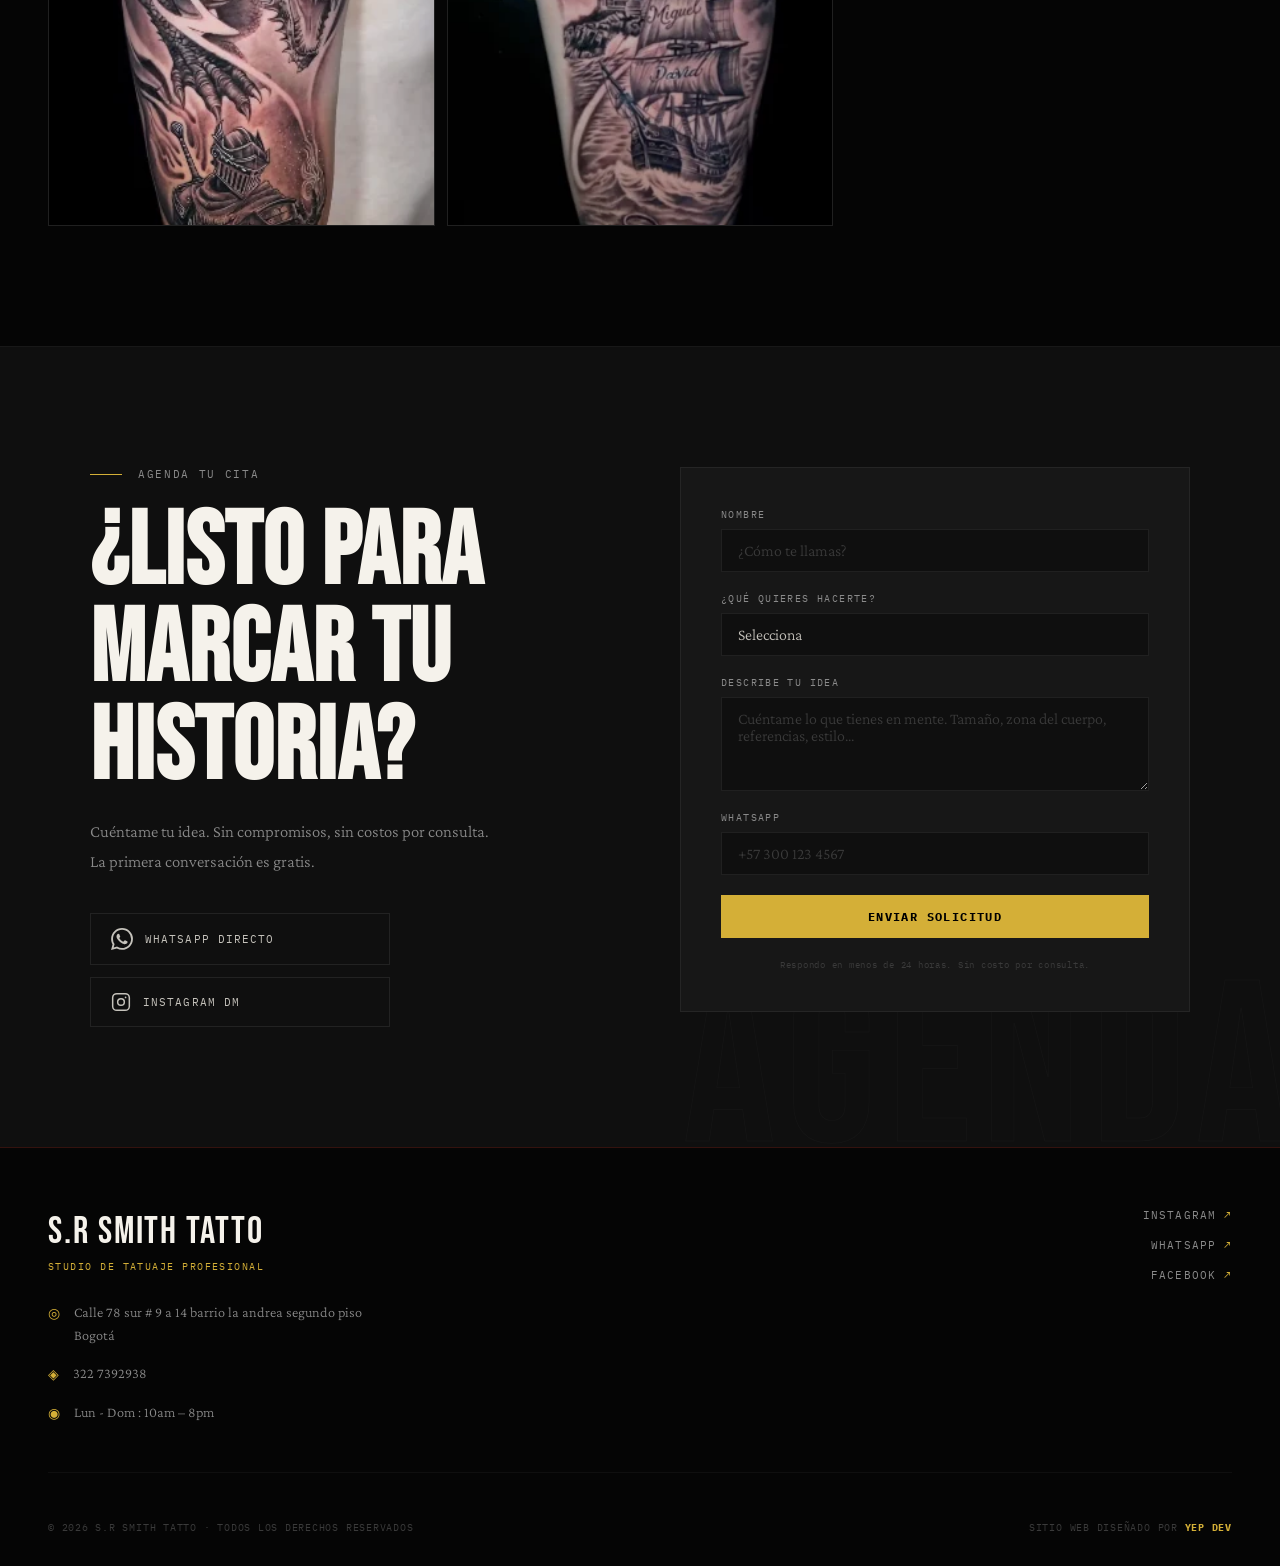
<file: video.html>
<!DOCTYPE html>
<html lang="es">

<head>
  <meta charset="UTF-8" />
  <meta name="viewport" content="width=device-width, initial-scale=1.0" />
  <title>S.r Smith Tatto · Bogotá, Colombia</title>
  <meta name="description"
    content="Estudio de tatuajes y piercing en Bogota Diseño personalizado, coberturas, manga completa, piercings profesionales. 5.0★ — S.r Smith Tatto.">
  <link rel="stylesheet" href="style.css" />
  <link rel="preconnect" href="https://fonts.googleapis.com">
  <link
    href="https://fonts.googleapis.com/css2?family=Bebas+Neue&family=Crimson+Pro:ital,wght@0,300;0,400;1,300;1,400&family=IBM+Plex+Mono:wght@300;400&display=swap"
    rel="stylesheet">
</head>

<body>

  <!-- GRAIN OVERLAY -->
  <div class="grain" aria-hidden="true"></div>

  <!-- CURSOR personalizado -->
  <div class="cursor" id="cursor"></div>
  <div class="cursor-trail" id="cursorTrail"></div>

  <!-- ========================
       NAV
  ========================= -->
  <nav class="nav" id="navbar">
    <div class="nav__logo">
      <a href="index.html">
        <span class="nav__logo-mg">Sr</span>
        <span class="nav__logo-text">S.r Smith Tatto</span>
      </a>
    </div>
    <ul class="nav__links" id="navLinks">
      <li><a href="index.html">Home</a></li>
    </ul>
    <a href="#agendar" class="btn btn--ink nav__cta">Agenda tu cita</a>
    <button class="nav__hamburger" id="hamburger" aria-label="Menú">
      <span></span><span></span>
    </button>
  </nav>

  <!-- ========================
       HERO
  ========================= -->
  <section class="hero" id="inicio">

    <!-- Líneas decorativas de fondo -->
    <div class="hero__lines" aria-hidden="true">
      <div class="line line--v line--1"></div>
      <div class="line line--v line--2"></div>
      <div class="line line--h line--3"></div>
    </div>

    <div class="hero__eyebrow reveal">
      <span class="tag">Bogotá</span>
      <span class="tag tag--outline">5.0 ★ · 14 reseñas</span>
    </div>

    <h1 class="hero__title">
      <span class="hero__title-line reveal line-1">Galeria de</span>
      <span class="hero__title-line reveal line-2">Sr <em>Smith.</em></span>
    </h1>

    <div class="hero__bottom">
      <p class="hero__desc reveal">
        MAESTRO DE LAS SOMBRAS
        Donde la oscuridad y la luz se fusionan para crear historias en tinta.
      </p>
      <div class="hero__actions reveal">
        <a href="#agendar" class="btn btn--ink">Reservar cita</a>
        <a href="#arte" class="btn btn--ghost">Ver portafolio</a>
      </div>
    </div>

    <div class="hero__marquee" aria-hidden="true">
      <div class="marquee__track">
        <span>Diseño Personalizado</span><span class="sep">✦</span>
        <span>Coberturas</span><span class="sep">✦</span>
        <span>Manga Completa</span><span class="sep">✦</span>
        <span>Tatuajes Tribales</span><span class="sep">✦</span>
        <span>Piercing Profesional</span><span class="sep">✦</span>
        <span>Tipografía</span><span class="sep">✦</span>
        <span>Diseño Personalizado</span><span class="sep">✦</span>
        <span>Coberturas</span><span class="sep">✦</span>
        <span>Manga Completa</span><span class="sep">✦</span>
        <span>Tatuajes Tribales</span><span class="sep">✦</span>
        <span>Piercing Profesional</span><span class="sep">✦</span>
        <span>Tipografía</span><span class="sep">✦</span>
      </div>
    </div>

  </section>


  <!-- ========================
       ARTE / PORTAFOLIO
  ========================= -->
  <section class="arte" id="arte">
    <div class="arte__header">
      <div class="section-label reveal">
        <span class="label-text">Portafolio</span>
      </div>
    </div>

    <div class="arte__grid">
      <!-- IMÁGENES ESTÁTICAS -->
      <div class="arte__item arte__item--tall reveal" style="--delay:0s">
        <img src="img/tattoo12.webp" alt="tattoo 1 — S.r Smith Tatto " loading="lazy" />
      </div>
      <div class="arte__item reveal" style="--delay:0.1s">
        <img src="img/tattoo2.webp" alt="tattoo 2 — S.r Smith Tatto " loading="lazy" />
      </div>
      <div class="arte__item reveal" style="--delay:0.15s">
        <img src="img/tattoo3.webp" alt="tattoo 3 — S.r Smith Tatto " loading="lazy" />
      </div>
      <div class="arte__item arte__item--wide reveal" style="--delay:0.2s">
        <img src="img/tattoo11.webp" alt="tattoo 4 — S.r Smith Tatto " loading="lazy" />
      </div>
      <div class="arte__item reveal" style="--delay:0.25s">
        <img src="img/tattoo4.webp" alt="tattoo 5 — S.r Smith Tatto " loading="lazy" />
      </div>
      <div class="arte__item reveal" style="--delay:0.25s">
        <img src="img/tattoo6.webp" alt="tattoo 6 — S.r Smith Tatto " loading="lazy" />
      </div>
      <div class="arte__item reveal" style="--delay:0.25s">
        <img src="img/tattoo7.webp" alt="tattoo 7 — S.r Smith Tatto " loading="lazy" />
      </div>

      <!-- ============= 
           VIDEOS - ESTRUCTURA CORRECTA
        ============= -->

      <!-- VIDEO 1 -->
      <div class="arte__item ">
        <div class="arte__img-wrapper arte__video-container">
          <video muted loop playsinline preload="none" controlslist="nodownload noplaybackrate"
            poster="img/tattoo1.webp" class="arte__video-lazy" data-src-webm="video/video1.webm">
            <source type="video/webm">
            Tu navegador no soporta videos.
          </video>
        </div>
      </div>

      <!-- VIDEO 2 -->
      <div class="arte__item ">
        <div class="arte__img-wrapper arte__video-container">
          <video muted loop playsinline preload="none" controlslist="nodownload noplaybackrate"
            poster="img/tattoo2.webp" class="arte__video-lazy" data-src-webm="video/video2.webm">
            <source type="video/webm">
            Tu navegador no soporta videos.
          </video>
        </div>
      </div>

      <!-- VIDEO 3 -->
      <div class="arte__item ">
        <div class="arte__img-wrapper arte__video-container">
          <video muted loop playsinline preload="none" controlslist="nodownload noplaybackrate"
            poster="img/tattoo3.webp" class="arte__video-lazy" data-src-webm="video/video3.webm">
            <source type="video/webm">
            Tu navegador no soporta videos.
          </video>
        </div>
      </div>
      <!-- VIDEO 4 -->
      <div class="arte__item ">
        <div class="arte__img-wrapper arte__video-container">
          <video muted loop playsinline preload="none" controlslist="nodownload noplaybackrate"
            poster="img/tattoo3.webp" class="arte__video-lazy" data-src-webm="video/video4.webm">
            <source type="video/webm">
            Tu navegador no soporta videos.
          </video>
        </div>
      </div>
      <!-- VIDEO 5 -->
      <div class="arte__item ">
        <div class="arte__img-wrapper arte__video-container">
          <video muted loop playsinline preload="none" controlslist="nodownload noplaybackrate"
            poster="img/tattoo3.webp" class="arte__video-lazy" data-src-webm="video/video5.webm">
            <source type="video/webm">
            Tu navegador no soporta videos.
          </video>
        </div>
      </div>
      <!-- VIDEO 6 -->
      <div class="arte__item ">
        <div class="arte__img-wrapper arte__video-container">
          <video muted loop playsinline preload="none" controlslist="nodownload noplaybackrate"
            poster="img/tattoo3.webp" class="arte__video-lazy" data-src-webm="video/video6.webm">
            <source type="video/webm">
            Tu navegador no soporta videos.
          </video>
        </div>
      </div>
      <!-- VIDEO 7 -->
      <div class="arte__item ">
        <div class="arte__img-wrapper arte__video-container">
          <video muted loop playsinline preload="none" controlslist="nodownload noplaybackrate"
            poster="img/tattoo3.webp" class="arte__video-lazy" data-src-webm="video/video7.webm">
            <source type="video/webm">
            Tu navegador no soporta videos.
          </video>
        </div>
      </div>
      <!-- VIDEO 8 -->
      <div class="arte__item ">
        <div class="arte__img-wrapper arte__video-container">
          <video muted loop playsinline preload="none" controlslist="nodownload noplaybackrate"
            poster="img/tattoo3.webp" class="arte__video-lazy" data-src-webm="video/video8.webm">
            <source type="video/webm">
            Tu navegador no soporta videos.
          </video>
        </div>
      </div>

      <div class="arte__item arte__item--tall reveal" style="--delay:0.25s">
        <img src="img/tattoo8.webp" alt="tattoo 8 — S.r Smith Tatto " loading="lazy" />
        <div class="arte__overlay"></div>
      </div>
      <div class="arte__item reveal" style="--delay:0.25s">
        <img src="img/tattoo9.webp" alt="tattoo 9 — S.r Smith Tatto " loading="lazy" />
        <div class="arte__overlay"></div>
      </div>
      <div class="arte__item reveal" style="--delay:0.25s">
        <img src="img/tattoo10.webp" alt="tattoo 10 — S.r Smith Tatto " loading="lazy" />
        <div class="arte__overlay"></div>
      </div>

    </div><!-- arte__grid -->

  </section>

  <!-- ========================
       AGENDAR
  ========================= -->
  <section class="agendar" id="agendar">
    <div class="agendar__deco" aria-hidden="true">AGENDA</div>
    <div class="agendar__inner">
      <div class="agendar__content reveal">
        <div class="section-label">
          <span class="label-text">Agenda tu cita</span>
        </div>
        <h2 class="section-title">¿Listo para<br />marcar tu historia?</h2>
        <p>Cuéntame tu idea. Sin compromisos, sin costos por consulta. La primera conversación es gratis.</p>
        <div class="agendar__contact-options">
          <a href="https://wa.me/573227392938?text=Hola%2C%20quiero%20agendar%20una%20cita" target="_blank"
            rel="noopener" class="contact-option contact-option--wa">
            <svg width="22" height="22" viewBox="0 0 24 24" fill="currentColor">
              <path
                d="M17.472 14.382c-.297-.149-1.758-.867-2.03-.967-.273-.099-.471-.148-.67.15-.197.297-.767.966-.94 1.164-.173.199-.347.223-.644.075-.297-.15-1.255-.463-2.39-1.475-.883-.788-1.48-1.761-1.653-2.059-.173-.297-.018-.458.13-.606.134-.133.298-.347.446-.52.149-.174.198-.298.298-.497.099-.198.05-.371-.025-.52-.075-.149-.669-1.612-.916-2.207-.242-.579-.487-.5-.669-.51-.173-.008-.371-.01-.57-.01-.198 0-.52.074-.792.372-.272.297-1.04 1.016-1.04 2.479 0 1.462 1.065 2.875 1.213 3.074.149.198 2.096 3.2 5.077 4.487.709.306 1.262.489 1.694.625.712.227 1.36.195 1.871.118.571-.085 1.758-.719 2.006-1.413.248-.694.248-1.289.173-1.413-.074-.124-.272-.198-.57-.347m-5.421 7.403h-.004a9.87 9.87 0 01-5.031-1.378l-.361-.214-3.741.982.998-3.648-.235-.374a9.86 9.86 0 01-1.51-5.26c.001-5.45 4.436-9.884 9.888-9.884 2.64 0 5.122 1.03 6.988 2.898a9.825 9.825 0 012.893 6.994c-.003 5.45-4.437 9.884-9.885 9.884m8.413-18.297A11.815 11.815 0 0012.05 0C5.495 0 .16 5.335.157 11.892c0 2.096.547 4.142 1.588 5.945L.057 24l6.305-1.654a11.882 11.882 0 005.683 1.448h.005c6.554 0 11.89-5.335 11.893-11.893a11.821 11.821 0 00-3.48-8.413z" />
            </svg>
            WhatsApp directo
          </a>
          <a href="https://www.instagram.com/sr.smithtattoo/" target="_blank" rel="noopener"
            class="contact-option contact-option--ig">
            <svg width="20" height="20" viewBox="0 0 24 24" fill="none" stroke="currentColor" stroke-width="1.8">
              <rect x="2" y="2" width="20" height="20" rx="5" />
              <circle cx="12" cy="12" r="4" />
              <circle cx="17.5" cy="6.5" r="1" fill="currentColor" stroke="none" />
            </svg>
            Instagram DM
          </a>
        </div>
      </div>

      <div class="agendar__form reveal">
        <div class="form-field">
          <label for="f-nombre">Nombre</label>
          <input type="text" id="f-nombre" placeholder="¿Cómo te llamas?" autocomplete="name" />
        </div>
        <div class="form-field">
          <label for="f-tipo">¿Qué quieres hacerte?</label>
          <select id="f-tipo">
            <option value="">Selecciona</option>
            <optgroup label="Tatuajes">
              <option>Diseño personalizado</option>
              <option>Cobertura / Rediseño</option>
              <option>Manga completa</option>
              <option>Tribal / Polinesio</option>
              <option>Tipografía / Lettering</option>
              <option>Tatuaje conmemorativo</option>
              <option>Retoque</option>
            </optgroup>
            <optgroup label="Piercing">
              <option>Piercing en oreja / cartílago</option>
              <option>Piercing facial</option>
              <option>Piercing en lengua</option>
              <option>Piercing en cuerpo</option>
              <option>Microdermal / Torre</option>
            </optgroup>
          </select>
        </div>
        <div class="form-field">
          <label for="f-desc">Describe tu idea</label>
          <textarea id="f-desc" rows="4"
            placeholder="Cuéntame lo que tienes en mente. Tamaño, zona del cuerpo, referencias, estilo..."></textarea>
        </div>
        <div class="form-field">
          <label for="f-tel">WhatsApp</label>
          <input type="tel" id="f-tel" placeholder="+57 300 123 4567" autocomplete="tel" />
        </div>
        <button class="btn btn--ink btn--full" id="formBtn">Enviar solicitud</button>
        <p class="form-note">Respondo en menos de 24 horas. Sin costo por consulta.</p>
        <div class="form-ok" id="formOk">
          ✦ ¡Solicitud enviada! te contactaremos pronto.
        </div>
      </div>
    </div>
  </section>

  <!-- ========================
       CONTACTO / FOOTER
  ========================= -->
  <footer class="footer" id="contacto">
    <div class="footer__top">
      <div class="footer__info reveal">
        <div class="footer__logo">S.r Smith Tatto</div>
        <p class="footer__tagline">Studio de tatuaje profesional</p>
        <div class="footer__data">
          <div class="footer__data-item">
            <span class="footer__data-icon">◎</span>
            <span>Calle 78 sur # 9 a 14 barrio la andrea segundo piso<br />Bogotá</span>
          </div>
          <div class="footer__data-item">
            <span class="footer__data-icon">◈</span>
            <span>322 7392938</span>
          </div>
          <div class="footer__data-item">
            <span class="footer__data-icon">◉</span>
            <span>Lun - Dom : 10am – 8pm</span>
          </div>
        </div>
      </div>
      <div class="footer__social reveal">
        <a href="https://www.instagram.com/sr.smithtattoo/" target="_blank" rel="noopener" class="footer__social-link">
          Instagram<span>↗</span>
        </a>
        <a href="https://wa.me/573227392938" target="_blank" rel="noopener" class="footer__social-link">
          WhatsApp<span>↗</span>
        </a>
        <a href="https://www.facebook.com/Smithfamilytattoo#" target="_blank" rel="noopener"
          class="footer__social-link">
          Facebook<span>↗</span>
        </a>
      </div>
    </div>
    <div class="footer__bottom">
      <p>© 2026 S.r Smith Tatto · Todos los derechos reservados</p>
      <p class="footer__credit">Sitio web diseñado por <strong>YEp Dev</strong></p>
    </div>
  </footer>


  <!-- Boton flotante de whatsapp -->
  <a href="https://wa.me/573227392938?text=Hola%20estoy%20interesado%20en%20cotizar%20un%20tatuaje%20con%20ustedes"
    class="whatsapp-float" target="_blank" rel="noopener noreferrer" title="Chatear por WhatsApp">
    <svg xmlns="http://www.w3.org/2000/svg" viewBox="0 0 448 512" class="whatsapp-icon">
      <path
        d="M380.9 97.1C339 55.1 283.2 32 223.9 32c-122.4 0-222 99.6-222 222 0 39.1 10.2 77.3 29.6 111L0 480l117.7-30.9c32.4 17.7 68.9 27 106.1 27h.1c122.3 0 224.1-99.6 224.1-222 0-59.3-25.2-115-67.1-157zm-157 341.6c-33.2 0-65.7-8.9-94-25.7l-6.7-4-69.8 18.3L72 359.2l-4.4-7c-18.5-29.4-28.2-63.3-28.2-98.2 0-101.7 82.8-184.5 184.6-184.5 49.3 0 95.6 19.2 130.4 54.1 34.8 34.9 56.2 81.2 56.1 130.5 0 101.8-84.9 184.6-186.6 184.6zm101.2-138.2c-5.5-2.8-32.8-16.2-37.9-18-5.1-1.9-8.8-2.8-12.5 2.8-3.7 5.6-14.3 18-17.6 21.8-3.2 3.7-6.5 4.2-12 1.4-32.6-16.3-54-29.1-75.5-66-5.7-9.8 5.7-9.1 16.3-30.3 1.8-3.7.9-6.9-.5-9.7-1.4-2.8-12.5-30.1-17.1-41.2-4.5-10.8-9.1-9.3-12.5-9.5-3.2-.2-6.9-.2-10.6-.2-3.7 0-9.7 1.4-14.8 6.9-5.1 5.6-19.4 19-19.4 46.3 0 27.3 19.9 53.7 22.6 57.4 2.8 3.7 39.1 59.7 94.8 83.8 35.2 15.2 49 16.5 66.6 13.9 10.7-1.6 32.8-13.4 37.4-26.4 4.6-13 4.6-24.1 3.2-26.4-1.3-2.5-5-3.9-10.5-6.6z" />
    </svg>
  </a>

  <script src="script.js"></script>
</body>

</html>
</file>
<file: style.css>
/* ===========================
   Estética: Ink on paper · Editorial oscuro · Raw
=========================== */

/* ===========================
   VARIABLES
=========================== */
/* ===========================
   VARIABLES (Ajustadas a Tonos Dorados Premium)
=========================== */
/* ===========================
   VARIABLES (Dorado Eléctrico de Alto Impacto)
=========================== */
:root {
  /* Fondo base: Negro puro (para que el dorado resalte al máximo) */
  --ink: #050505;
  --ink-2: #0F0F0F;
  --ink-3: #171717;
  --ink-4: #222222;

  /* Tonos intermedios y apagados (Gris ceniza limpio) */
  --ash: #3A3A3A;
  --fog: #8A8A8A;

  /* Tipografía y Superficies: Hueso de alto contraste */
  --bone: #F5F2EB;
  --bone-dim: #C5C2BB;

  /* ==========================================================================
     EL ALMA DEL ESTUDIO: Oro Líquido Real / Dorado Pulido
     Mantenemos los nombres '--red' para no romper tu estructura CSS actual.
     ========================================================================== */
  --red: #D4AF37;
  /* Antes rojo sangre -> Ahora Oro Base Vibrante */
  --red-dim: #A6741E;
  /* Antes rojo oscuro -> Ahora Oro Viejo/Cobre */
  --ink-button-text: #050505;
  /* Variable extra para que el texto del botón sea legible */

  /* Tipografías */
  --font-display: 'Bebas Neue', 'Impact', sans-serif;
  --font-body: 'Crimson Pro', Georgia, serif;
  --font-mono: 'IBM Plex Mono', 'Courier New', monospace;

  --nav-h: 68px;
  --ease: cubic-bezier(0.25, 0.46, 0.45, 0.94);
  --ease-out: cubic-bezier(0.16, 1, 0.3, 1);
}

/* ===========================
   RESET
=========================== */
*,
*::before,
*::after {
  margin: 0;
  padding: 0;
  box-sizing: border-box;
}

html {
  scroll-behavior: smooth;
  font-size: 16px;
}

body {
  font-family: var(--font-body);
  background: var(--ink);
  color: var(--bone);
  overflow-x: hidden;
  cursor: none;
}

a {
  text-decoration: none;
  color: inherit;
}

ul {
  list-style: none;
}

img {
  display: block;
  max-width: 100%;
}

input,
select,
textarea,
button {
  font-family: inherit;
}

textarea {
  resize: vertical;
}

/* ===========================
   GRAIN OVERLAY
=========================== */
.grain {
  position: fixed;
  inset: -200%;
  width: 400%;
  height: 400%;
  background-image: url("data:image/svg+xml,%3Csvg viewBox='0 0 256 256' xmlns='http://www.w3.org/2000/svg'%3E%3Cfilter id='noise'%3E%3CfeTurbulence type='fractalNoise' baseFrequency='0.9' numOctaves='4' stitchTiles='stitch'/%3E%3C/filter%3E%3Crect width='100%25' height='100%25' filter='url(%23noise)' opacity='1'/%3E%3C/svg%3E");
  opacity: 0.028;
  pointer-events: none;
  z-index: 1000;
  animation: grainShift 0.5s steps(2) infinite;
}

@keyframes grainShift {
  0% {
    transform: translate(0, 0);
  }

  25% {
    transform: translate(-1%, -1%);
  }

  50% {
    transform: translate(1%, 0);
  }

  75% {
    transform: translate(0, 1%);
  }

  100% {
    transform: translate(-1%, 1%);
  }
}

/* ===========================
   CURSOR PERSONALIZADO
=========================== */
.cursor {
  position: fixed;
  width: 8px;
  height: 8px;
  background: var(--red);
  border-radius: 50%;
  pointer-events: none;
  z-index: 9999;
  transform: translate(-50%, -50%);
  transition: transform 0.08s ease, width 0.2s ease, height 0.2s ease, opacity 0.2s ease;
}

.cursor-trail {
  position: fixed;
  width: 28px;
  height: 28px;
  border: 1px solid rgba(192, 57, 43, 0.4);
  border-radius: 50%;
  pointer-events: none;
  z-index: 9998;
  transform: translate(-50%, -50%);
  transition: transform 0.18s var(--ease), width 0.3s ease, height 0.3s ease;
}

body:has(a:hover) .cursor,
body:has(button:hover) .cursor {
  width: 12px;
  height: 12px;
}

@media (pointer: coarse) {

  .cursor,
  .cursor-trail {
    display: none;
  }

  body {
    cursor: auto;
  }
}

/* ===========================
   BOTONES
=========================== */
.btn {
  display: inline-flex;
  align-items: center;
  gap: 10px;
  padding: 14px 28px;
  font-family: var(--font-mono);
  font-size: 0.72rem;
  letter-spacing: 0.12em;
  text-transform: uppercase;
  border: none;
  cursor: none;
  transition: all 0.3s var(--ease);
}

.btn--ink {
  background: var(--red);
  /* Dorado vibrante */
  color: #000000;
  /* Texto negro puro para un contraste nítido y legible */
  font-weight: 700;
}

.btn--ink:hover {
  background: #F2C165;
  /* Un destello de oro más claro al pasar el cursor */
  transform: translateY(-2px);
  box-shadow: 0 8px 32px rgba(229, 169, 60, 0.4);
  /* Sombra con más presencia y brillo */
}

.btn--ghost {
  background: transparent;
  color: var(--bone-dim);
  border: 1px solid var(--ash);
}

.btn--ghost:hover {
  border-color: var(--bone-dim);
  color: var(--bone);
}

.btn--outline-white {
  background: transparent;
  border: 1px solid rgba(232, 226, 217, 0.3);
  color: var(--bone-dim);
}

.btn--outline-white:hover {
  border-color: var(--bone);
  color: var(--bone);
}

.btn--full {
  width: 100%;
  justify-content: center;
}

/* ===========================
   UTILIDADES COMPARTIDAS
=========================== */
.section-label {
  display: flex;
  align-items: center;
  gap: 16px;
  margin-bottom: 24px;
}

.section-label .num {
  font-family: var(--font-mono);
  font-size: 0.7rem;
  color: var(--red);
  letter-spacing: 0.1em;
}

.section-label .label-text {
  font-family: var(--font-mono);
  font-size: 0.7rem;
  color: var(--fog);
  letter-spacing: 0.15em;
  text-transform: uppercase;
}

.section-label::before {
  content: '';
  display: block;
  width: 32px;
  height: 1px;
  background: var(--red);
}

.section-title {
  font-family: var(--font-display);
  font-size: clamp(3rem, 8vw, 6.5rem);
  line-height: 0.95;
  letter-spacing: 0.01em;
  color: var(--bone);
}

.section-title em {
  font-family: 'Crimson Pro', Georgia, serif;
  font-style: italic;
  font-size: 0.85em;
  color: var(--red);
}

.tag {
  font-family: var(--font-mono);
  font-size: 0.68rem;
  letter-spacing: 0.12em;
  text-transform: uppercase;
  padding: 5px 12px;
  background: rgba(232, 226, 217, 0.08);
  color: var(--bone-dim);
}

.tag--outline {
  background: transparent;
  border: 1px solid rgba(192, 57, 43, 0.5);
  color: var(--red);
}

/* REVEAL */
.reveal {
  opacity: 0;
  transform: translateY(24px);
  transition: opacity 0.8s var(--ease-out), transform 0.8s var(--ease-out);
  transition-delay: var(--delay, 0s);
}

.reveal.visible {
  opacity: 1;
  transform: translateY(0);
}

/* ===========================
   NAV
=========================== */
.nav {
  position: fixed;
  top: 0;
  left: 0;
  right: 0;
  z-index: 200;
  height: var(--nav-h);
  display: flex;
  align-items: center;
  justify-content: space-between;
  padding: 0 48px;
  transition: background 0.4s ease, border-color 0.4s ease;
}

.nav.scrolled {
  background: rgba(13, 13, 13, 0.94);
  backdrop-filter: blur(16px);
  border-bottom: 1px solid rgba(255, 255, 255, 0.04);
}

.nav__logo {
  display: flex;
  align-items: center;
  gap: 12px;
}

.nav__logo-mg {
  font-family: var(--font-display);
  font-size: 1.4rem;
  color: var(--red);
  letter-spacing: 0.05em;
}

.nav__logo-text {
  font-family: var(--font-body);
  font-size: 0.9rem;
  font-weight: 300;
  color: var(--bone-dim);
  letter-spacing: 0.05em;
}

.nav__links {
  display: flex;
  gap: 32px;
}

.nav__links a {
  font-family: var(--font-mono);
  font-size: 0.68rem;
  letter-spacing: 0.14em;
  text-transform: uppercase;
  color: var(--fog);
  transition: color 0.25s ease;
  cursor: none;
}

.nav__links a:hover {
  color: var(--bone);
}

.nav__hamburger {
  display: none;
  flex-direction: column;
  gap: 7px;
  background: none;
  border: none;
  cursor: none;
  padding: 4px;
}

.nav__hamburger span {
  display: block;
  width: 22px;
  height: 1px;
  background: var(--bone-dim);
  transition: all 0.3s var(--ease);
}

.nav__hamburger.open span:nth-child(1) {
  transform: translateY(8px) rotate(45deg);
}

.nav__hamburger.open span:nth-child(2) {
  transform: translateY(0) rotate(-45deg);
}

@media (max-width: 900px) {
  .nav {
    padding: 0 24px;
  }

  .nav__links,
  .nav__cta {
    display: none;
  }

  .nav__hamburger {
    display: flex;
  }

  .nav__links.open {
    display: flex;
    flex-direction: column;
    position: fixed;
    top: var(--nav-h);
    left: 0;
    right: 0;
    background: var(--ink-2);
    padding: 32px 24px 48px;
    gap: 28px;
    border-bottom: 1px solid rgba(255, 255, 255, 0.05);
  }

  .nav__links.open a {
    font-size: 0.9rem;
  }
}

/* ===========================
   HERO
=========================== */
.hero {
  position: relative;
  min-height: 100vh;
  display: flex;
  flex-direction: column;
  justify-content: center;
  padding: calc(var(--nav-h) + 60px) 48px 0;
  overflow: hidden;
  background: var(--ink);
}

/* Líneas de composición -->  */
.hero__lines {
  position: absolute;
  inset: 0;
  pointer-events: none;
}

.line {
  position: absolute;
  background: rgba(255, 255, 255, 0.03);
}

.line--v {
  width: 1px;
  top: 0;
  bottom: 0;
}

.line--h {
  height: 1px;
  left: 0;
  right: 0;
}

.line--1 {
  left: 33.33%;
}

.line--2 {
  left: 66.66%;
}

.line--3 {
  top: 66%;
}

.hero__eyebrow {
  display: flex;
  gap: 12px;
  flex-wrap: wrap;
  margin-bottom: 32px;
}

.hero__title {
  display: flex;
  flex-direction: column;
  font-family: var(--font-display);
  font-size: clamp(5rem, 16vw, 14rem);
  line-height: 0.88;
  letter-spacing: -0.01em;
  color: var(--bone);
  margin-bottom: 60px;
}

.hero__title em {
  font-family: 'Crimson Pro', serif;
  font-style: italic;
  color: var(--red);
  font-size: 0.9em;
}

.line-1 {
  --delay: 0.1s;
}

.line-2 {
  --delay: 0.2s;
}

.hero__bottom {
  display: grid;
  grid-template-columns: 1fr auto;
  gap: 40px;
  align-items: end;
  padding-bottom: 100px;
}

.hero__desc {
  font-size: 1.15rem;
  font-weight: 300;
  color: var(--bone-dim);
  max-width: 440px;
  line-height: 1.75;
  --delay: 0.3s;
}

.hero__actions {
  display: flex;
  flex-direction: column;
  gap: 12px;
  --delay: 0.4s;
}

/* MARQUEE */
.hero__marquee {
  position: absolute;
  bottom: 0;
  left: 0;
  right: 0;
  overflow: hidden;
  border-top: 1px solid rgba(255, 255, 255, 0.05);
  padding: 12px 0;
  background: var(--ink-2);
}

.marquee__track {
  display: flex;
  gap: 40px;
  width: max-content;
  animation: marquee 22s linear infinite;
}

.marquee__track span {
  font-family: var(--font-mono);
  font-size: 0.65rem;
  letter-spacing: 0.2em;
  text-transform: uppercase;
  color: var(--fog);
  white-space: nowrap;
}

.marquee__track .sep {
  color: var(--red);
}

@keyframes marquee {
  from {
    transform: translateX(0);
  }

  to {
    transform: translateX(-50%);
  }
}

@media (max-width: 768px) {
  .hero {
    padding: calc(var(--nav-h) + 40px) 24px 0;
  }

  .hero__bottom {
    grid-template-columns: 1fr;
    padding-bottom: 80px;
  }

  .hero__actions {
    flex-direction: row;
    flex-wrap: wrap;
  }
}

/* ===========================
   STATEMENT
=========================== */
.statement {
  padding: 100px 48px;
  border-top: 1px solid rgba(255, 255, 255, 0.05);
  border-bottom: 1px solid rgba(255, 255, 255, 0.05);
  background: var(--ink-2);
}

.statement__inner {
  display: grid;
  grid-template-columns: auto 1fr auto;
  gap: 40px;
  align-items: center;
  max-width: 1100px;
  margin: 0 auto;
}

.statement__num {
  font-family: var(--font-mono);
  font-size: 0.65rem;
  color: var(--red);
  letter-spacing: 0.1em;
  writing-mode: vertical-rl;
}

.statement__quote {
  font-size: clamp(1.3rem, 3vw, 2.1rem);
  font-weight: 300;
  font-style: italic;
  line-height: 1.5;
  color: var(--bone);
  border: none;
}

.statement__author {
  font-family: var(--font-mono);
  font-size: 0.65rem;
  letter-spacing: 0.12em;
  text-transform: uppercase;
  color: var(--fog);
  writing-mode: vertical-rl;
  transform: rotate(180deg);
}

@media (max-width: 600px) {
  .statement {
    padding: 64px 24px;
  }

  .statement__inner {
    grid-template-columns: 1fr;
    gap: 20px;
  }

  .statement__num,
  .statement__author {
    writing-mode: horizontal-tb;
    transform: none;
  }
}

/* ===========================
   ARTE / PORTAFOLIO
=========================== */
.arte {
  padding: 120px 48px;
  max-width: 1400px;
  margin: 0 auto;
}

.arte__header {
  display: flex;
  justify-content: space-between;
  align-items: flex-end;
  margin-bottom: 60px;
  flex-wrap: wrap;
  gap: 24px;
}

.arte__grid {
  display: grid;
  grid-template-columns: repeat(3, 1fr);
  grid-auto-rows: 380px;
  gap: 12px;
}

.arte__item {
  position: relative;
  overflow: hidden;
  background: var(--ink-3);
  border: 1px solid rgba(255, 255, 255, 0.04);
}

.arte__item img {
  width: 100%;
  height: 100%;
  object-fit: cover;
  display: block;
  transition: transform 0.5s var(--ease);
}

.arte__item:hover img {
  transform: scale(1.04);
}

.arte__item--tall {
  grid-row: span 2;
}

.arte__item--wide {
  grid-column: span 2;
}

.arte__placeholder {
  width: 100%;
  height: 100%;
  display: flex;
  align-items: flex-end;
  padding: 20px;
  background:
    repeating-linear-gradient(45deg,
      transparent,
      transparent 20px,
      rgba(255, 255, 255, 0.012) 20px,
      rgba(255, 255, 255, 0.012) 40px),
    var(--ink-3);
}

.arte__placeholder-label {
  font-family: var(--font-mono);
  font-size: 0.6rem;
  letter-spacing: 0.15em;
  text-transform: uppercase;
  color: var(--ash);
}

.arte__overlay {
  position: absolute;
  inset: 0;
  background: rgba(13, 13, 13, 0.75);
  display: flex;
  align-items: center;
  justify-content: center;
  opacity: 0;
  transition: opacity 0.3s ease;
}

.arte__overlay span {
  font-family: var(--font-display);
  font-size: 1.8rem;
  letter-spacing: 0.15em;
  color: var(--bone);
}

.arte__item:hover .arte__overlay {
  opacity: 1;
}

.arte__item:hover {
  border-color: rgba(192, 57, 43, 0.3);
}

.arte__cta {
  display: flex;
  align-items: center;
  gap: 20px;
  margin-top: 48px;
  justify-content: flex-end;
}

.arte__cta p {
  font-family: var(--font-mono);
  font-size: 0.68rem;
  letter-spacing: 0.1em;
  color: var(--fog);
  text-transform: uppercase;
}

@media (max-width: 768px) {
  .arte {
    padding: 80px 24px;
  }

  .arte__grid {
    grid-template-columns: repeat(2, 1fr);
    grid-auto-rows: 380px;
  }

  .arte__item--wide {
    grid-column: span 1;
  }
}

@media (max-width: 480px) {
  .arte {
    padding: 60px 16px;
  }

  .arte__grid {
    grid-template-columns: 1fr;
    gap: 12px;
  }

  /* IMÁGENES - altura grande */
  .arte__item:has(img) {
    grid-auto-rows: 420px;
  }

  /* VIDEOS - altura normal */
  .arte__item:has(video) {
    grid-auto-rows: 260px;
  }

  .arte__item--tall {
    grid-row: span 1;
  }

  .arte__item--wide {
    grid-column: span 1;
  }
}

/* ===========================
   SERVICIOS
=========================== */
.servicios {
  padding: 120px 48px;
  background: var(--ink-2);
  border-top: 1px solid rgba(255, 255, 255, 0.04);
}

.servicios .section-title {
  margin-bottom: 64px;
}

.servicios__list {
  max-width: 1000px;
}

.servicio-row {
  display: grid;
  grid-template-columns: 48px 1fr auto;
  gap: 32px 40px;
  align-items: start;
  padding: 40px 0;
  border-bottom: 1px solid rgba(255, 255, 255, 0.06);
  transition: background 0.25s ease;
}

.servicio-row:first-of-type {
  border-top: 1px solid rgba(255, 255, 255, 0.06);
}

.servicio-row__num {
  font-family: var(--font-mono);
  font-size: 0.65rem;
  color: var(--red);
  letter-spacing: 0.1em;
  padding-top: 6px;
}

.servicio-row h3 {
  font-family: var(--font-display);
  font-size: clamp(1.6rem, 4vw, 2.4rem);
  letter-spacing: 0.03em;
  color: var(--bone);
  margin-bottom: 10px;
  transition: color 0.25s ease;
}

.servicio-row:hover h3 {
  color: var(--red);
}

.servicio-row p {
  font-size: 1rem;
  font-weight: 300;
  color: var(--fog);
  line-height: 1.7;
  max-width: 480px;
}

.servicio-row__tags {
  display: flex;
  flex-direction: column;
  gap: 8px;
  align-items: flex-end;
  padding-top: 4px;
}

.servicio-row__tags span {
  font-family: var(--font-mono);
  font-size: 0.6rem;
  letter-spacing: 0.1em;
  text-transform: uppercase;
  color: var(--ash);
  border: 1px solid var(--ink-4);
  padding: 4px 10px;
  white-space: nowrap;
}

@media (max-width: 768px) {
  .servicios {
    padding: 80px 24px;
  }

  .servicio-row {
    grid-template-columns: 36px 1fr;
  }

  .servicio-row__tags {
    grid-column: 2;
    flex-direction: row;
    flex-wrap: wrap;
    align-items: flex-start;
  }
}

/* ===========================
   PROCESO
=========================== */
.proceso {
  padding: 120px 48px;
  max-width: 1100px;
  margin: 0 auto;
}

.proceso__header {
  margin-bottom: 80px;
}

.proceso__steps {
  display: flex;
  flex-direction: column;
  gap: 0;
}

.proceso__step {
  display: grid;
  grid-template-columns: 72px 1fr;
  gap: 32px;
  align-items: start;
}

.proceso__step-icon {
  width: 72px;
  height: 72px;
  border: 1px solid rgba(255, 255, 255, 0.08);
  display: flex;
  align-items: center;
  justify-content: center;
  font-size: 1.4rem;
  color: var(--red);
  flex-shrink: 0;
  transition: border-color 0.3s ease, background 0.3s ease;
}

.proceso__step:hover .proceso__step-icon {
  background: rgba(192, 57, 43, 0.1);
  border-color: rgba(192, 57, 43, 0.4);
}

.proceso__step-num {
  font-family: var(--font-mono);
  font-size: 0.62rem;
  letter-spacing: 0.12em;
  color: var(--red);
  text-transform: uppercase;
  display: block;
  margin-bottom: 8px;
}

.proceso__step h3 {
  font-family: var(--font-display);
  font-size: 2rem;
  letter-spacing: 0.04em;
  color: var(--bone);
  margin-bottom: 10px;
}

.proceso__step p {
  font-size: 1rem;
  font-weight: 300;
  color: var(--fog);
  line-height: 1.75;
  max-width: 500px;
}

.proceso__step-body {
  padding: 16px 0 40px;
}

.proceso__connector {
  width: 1px;
  height: 48px;
  background: linear-gradient(to bottom, rgba(192, 57, 43, 0.4), transparent);
  margin-left: 35px;
}

@media (max-width: 600px) {
  .proceso {
    padding: 80px 24px;
  }

  .proceso__step {
    grid-template-columns: 52px 1fr;
    gap: 20px;
  }

  .proceso__step-icon {
    width: 52px;
    height: 52px;
    font-size: 1rem;
  }

  .proceso__connector {
    margin-left: 25px;
  }
}

/* ===========================
   PIERCING
=========================== */
.piercing {
  background: var(--ink-2);
  border-top: 1px solid rgba(255, 255, 255, 0.04);
  padding: 120px 48px;
}

.piercing__inner {
  display: grid;
  grid-template-columns: 1fr 1fr;
  gap: 80px;
  align-items: center;
  max-width: 1100px;
  margin: 0 auto;
}

.piercing__content .section-title {
  margin-bottom: 20px;
}

.piercing__content>p {
  font-size: 1rem;
  font-weight: 300;
  color: var(--fog);
  line-height: 1.8;
  max-width: 440px;
  margin-bottom: 36px;
}

.piercing__tipos {
  display: grid;
  grid-template-columns: 1fr 1fr;
  gap: 32px;
  margin-bottom: 40px;
}

.piercing__col h4 {
  font-family: var(--font-mono);
  font-size: 0.65rem;
  letter-spacing: 0.15em;
  text-transform: uppercase;
  color: var(--red);
  margin-bottom: 14px;
  padding-bottom: 10px;
  border-bottom: 1px solid rgba(192, 57, 43, 0.2);
}

.piercing__col ul {
  display: flex;
  flex-direction: column;
  gap: 8px;
}

.piercing__col li {
  font-size: 0.92rem;
  font-weight: 300;
  color: var(--bone-dim);
  display: flex;
  align-items: center;
  gap: 8px;
}

.piercing__col li::before {
  content: '–';
  color: var(--red);
  font-size: 0.7rem;
}

.piercing__img-wrap {
  position: relative;
}

.piercing__img-placeholder {
  width: 100%;
  aspect-ratio: 3/4;
  background: var(--ink-3);
  border: 1px solid rgba(255, 255, 255, 0.04);
  display: flex;
  align-items: center;
  justify-content: center;
  text-align: center;
  color: var(--ash);
  font-size: 0.8rem;
  letter-spacing: 0.1em;
  line-height: 2;
}

.piercing__rating {
  position: absolute;
  bottom: -20px;
  right: -20px;
  background: var(--red);
  padding: 20px 24px;
  display: flex;
  flex-direction: column;
  gap: 2px;
}

.rating__stars {
  font-size: 0.75rem;
  letter-spacing: 0.1em;
  color: rgba(232, 226, 217, 0.7);
}

.rating__num {
  font-family: var(--font-display);
  font-size: 2.4rem;
  color: var(--bone);
  line-height: 1;
}

.rating__count {
  font-family: var(--font-mono);
  font-size: 0.58rem;
  letter-spacing: 0.1em;
  text-transform: uppercase;
  color: rgba(232, 226, 217, 0.7);
}

@media (max-width: 900px) {
  .piercing__inner {
    grid-template-columns: 1fr;
  }

  .piercing__visual {
    order: -1;
  }

  .piercing__img-wrap {
    max-width: 380px;
    margin: 0 auto;
  }
}

@media (max-width: 480px) {
  .piercing {
    padding: 80px 24px;
  }

  .piercing__tipos {
    grid-template-columns: 1fr;
  }

  .piercing__rating {
    right: 0;
    bottom: -16px;
    padding: 14px 18px;
  }
}

/* ===========================
   TESTIMONIOS
=========================== */
.testimonios {
  padding: 120px 48px;
  max-width: 900px;
  margin: 0 auto;
}

.testimonios .section-label {
  margin-bottom: 48px;
}

.testimonios__slider {
  position: relative;
  overflow: hidden;
}

.testimonio {
  display: none;
  flex-direction: column;
  gap: 20px;
  padding: 48px;
  background: var(--ink-2);
  border: 1px solid rgba(255, 255, 255, 0.05);
  border-left: 3px solid var(--red);
}

.testimonio.active {
  display: flex;
}

.testimonio__stars {
  color: var(--red);
  font-size: 0.85rem;
  letter-spacing: 0.2em;
}

.testimonio p {
  font-size: clamp(1.1rem, 2.5vw, 1.4rem);
  font-style: italic;
  font-weight: 300;
  color: var(--bone);
  line-height: 1.65;
}

.testimonio__author {
  font-family: var(--font-mono);
  font-size: 0.62rem;
  letter-spacing: 0.12em;
  text-transform: uppercase;
  color: var(--fog);
}

.testimonios__nav {
  display: flex;
  align-items: center;
  gap: 20px;
  margin-top: 28px;
  justify-content: center;
}

.t-btn {
  background: none;
  border: 1px solid var(--ash);
  color: var(--fog);
  width: 40px;
  height: 40px;
  display: flex;
  align-items: center;
  justify-content: center;
  font-size: 0.85rem;
  cursor: none;
  transition: all 0.25s ease;
}

.t-btn:hover {
  border-color: var(--bone);
  color: var(--bone);
}

.t-dots {
  display: flex;
  gap: 8px;
}

.t-dot {
  width: 6px;
  height: 6px;
  border-radius: 50%;
  border: none;
  background: var(--ash);
  cursor: none;
  transition: all 0.25s ease;
}

.t-dot.active {
  background: var(--red);
  transform: scale(1.4);
}

@media (max-width: 600px) {
  .testimonios {
    padding: 80px 24px;
  }

  .testimonio {
    padding: 28px 24px;
  }
}

/* ===========================
   AGENDAR
=========================== */
.agendar {
  position: relative;
  background: var(--ink-2);
  border-top: 1px solid rgba(255, 255, 255, 0.04);
  padding: 120px 48px;
  overflow: hidden;
}

.agendar__deco {
  position: absolute;
  bottom: -40px;
  right: -20px;
  font-family: var(--font-display);
  font-size: clamp(100px, 18vw, 240px);
  color: transparent;
  -webkit-text-stroke: 1px rgba(255, 255, 255, 0.025);
  letter-spacing: 0.05em;
  pointer-events: none;
  user-select: none;
  line-height: 1;
}

.agendar__inner {
  display: grid;
  grid-template-columns: 1fr 1fr;
  gap: 80px;
  align-items: start;
  max-width: 1100px;
  margin: 0 auto;
  position: relative;
  z-index: 1;
}

.agendar__content .section-title {
  margin-bottom: 20px;
}

.agendar__content>p {
  font-size: 1.05rem;
  font-weight: 300;
  color: var(--fog);
  line-height: 1.8;
  margin-bottom: 36px;
  max-width: 400px;
}

.agendar__contact-options {
  display: flex;
  flex-direction: column;
  gap: 12px;
  max-width: 300px;
}

.contact-option {
  display: flex;
  align-items: center;
  gap: 12px;
  padding: 14px 20px;
  font-family: var(--font-mono);
  font-size: 0.68rem;
  letter-spacing: 0.1em;
  text-transform: uppercase;
  border: 1px solid rgba(255, 255, 255, 0.08);
  color: var(--bone-dim);
  transition: all 0.25s ease;
  cursor: none;
}

.contact-option:hover {
  color: var(--bone);
}

.contact-option--wa:hover {
  border-color: #25D366;
  color: #25D366;
}

.contact-option--ig:hover {
  border-color: #E4405F;
  color: #E4405F;
}

.agendar__form {
  background: var(--ink-3);
  border: 1px solid rgba(255, 255, 255, 0.06);
  padding: 40px;
  display: flex;
  flex-direction: column;
  gap: 20px;
}

.form-field {
  display: flex;
  flex-direction: column;
  gap: 8px;
}

label {
  font-family: var(--font-mono);
  font-size: 0.62rem;
  letter-spacing: 0.14em;
  text-transform: uppercase;
  color: var(--fog);
}

input,
select,
textarea {
  padding: 12px 16px;
  background: var(--ink-2);
  border: 1px solid rgba(255, 255, 255, 0.07);
  color: var(--bone);
  font-size: 1rem;
  font-weight: 300;
  transition: border-color 0.25s ease;
  -webkit-appearance: none;
}

input:focus,
select:focus,
textarea:focus {
  outline: none;
  border-color: rgba(192, 57, 43, 0.6);
}

input::placeholder,
textarea::placeholder {
  color: var(--ash);
}

select {
  color: var(--bone-dim);
}

select option {
  background: var(--ink-2);
}

optgroup {
  color: var(--fog);
  font-family: var(--font-mono);
  font-size: 0.75rem;
}

.form-note {
  font-family: var(--font-mono);
  font-size: 0.58rem;
  letter-spacing: 0.08em;
  color: var(--ash);
  text-align: center;
}

.form-ok {
  display: none;
  font-family: var(--font-mono);
  font-size: 0.72rem;
  letter-spacing: 0.1em;
  color: var(--red);
  text-align: center;
  padding: 14px;
  border: 1px solid rgba(192, 57, 43, 0.3);
}

.form-ok.visible {
  display: block;
}

@media (max-width: 900px) {
  .agendar__inner {
    grid-template-columns: 1fr;
    gap: 48px;
  }

  .agendar {
    padding: 80px 24px;
  }

  .agendar__form {
    padding: 28px;
  }

  .agendar__contact-options {
    max-width: 100%;
  }
}

/* ===========================
   FOOTER
=========================== */
.footer {
  background: var(--ink);
  border-top: 1px solid rgba(192, 57, 43, 0.25);
  padding: 60px 48px 32px;
}

.footer__top {
  display: grid;
  grid-template-columns: 1fr auto;
  gap: 40px;
  align-items: start;
  margin-bottom: 48px;
  padding-bottom: 48px;
  border-bottom: 1px solid rgba(255, 255, 255, 0.04);
}

.footer__logo {
  font-family: var(--font-display);
  font-size: 2.4rem;
  letter-spacing: 0.05em;
  color: var(--bone);
  margin-bottom: 4px;
}

.footer__tagline {
  font-family: var(--font-mono);
  font-size: 0.65rem;
  letter-spacing: 0.14em;
  text-transform: uppercase;
  color: var(--red);
  margin-bottom: 28px;
}

.footer__data {
  display: flex;
  flex-direction: column;
  gap: 16px;
}

.footer__data-item {
  display: flex;
  align-items: flex-start;
  gap: 14px;
  font-size: 0.9rem;
  font-weight: 300;
  color: var(--fog);
  line-height: 1.55;
}

.footer__data-icon {
  color: var(--red);
  font-size: 0.85rem;
  margin-top: 2px;
  flex-shrink: 0;
}

.footer__social {
  display: flex;
  flex-direction: column;
  gap: 16px;
  align-items: flex-end;
}

.footer__social-link {
  font-family: var(--font-mono);
  font-size: 0.68rem;
  letter-spacing: 0.1em;
  text-transform: uppercase;
  color: var(--fog);
  display: flex;
  align-items: center;
  gap: 8px;
  transition: color 0.25s ease;
  cursor: none;
}

.footer__social-link:hover {
  color: var(--bone);
}

.footer__social-link span {
  color: var(--red);
}

.footer__bottom {
  display: flex;
  justify-content: space-between;
  align-items: center;
  flex-wrap: wrap;
  gap: 10px;
}

.footer__bottom p {
  font-family: var(--font-mono);
  font-size: 0.6rem;
  letter-spacing: 0.08em;
  text-transform: uppercase;
  color: var(--ash);
}

.footer__credit strong {
  color: var(--red);
}

@media (max-width: 600px) {
  .footer {
    padding: 48px 24px 24px;
  }

  .footer__top {
    grid-template-columns: 1fr;
  }

  .footer__social {
    align-items: flex-start;
  }

  .footer__bottom {
    flex-direction: column;
    align-items: flex-start;
  }
}

/* Boton flotante */

/* ============================================
   BOTÓN FLOTANTE DE WHATSAPP (CORREGIDO)
   ============================================ */

.whatsapp-float {
  position: fixed;
  bottom: 25px;
  right: 25px;
  background-color: #25D366;
  border-radius: 50%;
  width: 60px;
  height: 60px;
  display: flex;
  justify-content: center;
  align-items: center;
  box-shadow: 0 4px 12px rgba(0, 0, 0, 0.3);
  z-index: 99999;
  /* Un número bien alto para asegurar prioridad */
  transition: all 0.3s ease;
  animation: whatsapp-pulse 2s infinite;
  overflow: visible;
  /* Permite que el pulso se expanda sin recortarse */
  text-decoration: none;
}

/* Estilos específicos para el SVG interno */
.whatsapp-icon {
  width: 32px;
  height: 32px;
  fill: #FFFFFF;
  display: block;
  transition: transform 0.3s ease;
}

.whatsapp-float:hover {
  background-color: #20ba5a;
  transform: scale(1.05);
  box-shadow: 0 6px 16px rgba(0, 0, 0, 0.4);
}

.whatsapp-float:hover .whatsapp-icon {
  transform: scale(1.1);
  /* Agranda sutilmente el icono al pasar el mouse */
}

/* Animación de pulso corregida */
@keyframes whatsapp-pulse {
  0% {
    box-shadow: 0 0 0 0 rgba(37, 211, 102, 0.7);
  }

  70% {
    box-shadow: 0 0 0 15px rgba(37, 211, 102, 0);
  }

  100% {
    box-shadow: 0 0 0 0 rgba(37, 211, 102, 0);
  }
}

/* Responsivo para celulares */
@media (max-width: 768px) {
  .whatsapp-float {
    bottom: 20px;
    left: 20px;
    width: 55px;
    height: 55px;
  }

  .whatsapp-icon {
    width: 28px;
    height: 28px;
  }
}


/* Videos de portafolio */

/* ==========================================================================
   VIDEOS EN PORTAFOLIO - AJUSTES PARA MEJOR VISUALIZACIÓN
   ========================================================================== */

/* Los items con videos ocupan el doble de altura en el grid */
.arte__item:has(.arte__video-container) {
  grid-row: span 2;
}

/* Contenedor para asegurar que el video respete el flujo del grid */
.arte__img-wrapper {
  width: 100%;
  height: 100%;
  overflow: hidden;
  position: relative;
}

/* A ESTO: */
.arte__video-lazy {
  width: 100%;
  height: 100%;
  object-fit: cover;
  /* ← cover elimina las barras */
  display: block;
  filter: none;
  /* ← sin gris */
  transition: transform 0.6s var(--ease), filter 0.3s ease;
}

/* Efecto Hover heredado de tu diseño original */
.arte__item:hover .arte__video-lazy {
  transform: scale(1.05);
  filter: grayscale(0%);
  /* Recupera el color total al pasar el mouse */
}

/* ========================================================================
   ESTILOS PARA VIDEOS - AGREGAR ESTO AL FINAL DE TU style.css
   ======================================================================== */

/* Contenedor del wrapper de imagen/video */
.arte__img-wrapper {
  position: relative;
  width: 100%;
  height: 100%;
  overflow: hidden;
  background: var(--ink-2);
  display: flex;
  align-items: center;
  justify-content: center;
}

/* IMPORTANTE: Estilos para el video dentro del wrapper */
.arte__video-lazy {
  width: 100%;
  height: 100%;
  object-fit: cover;
  object-position: center;
  display: block;
  background: var(--ink-2);
}

/* Contenedor específico para videos (para diferenciarlo si es necesario) */
.arte__video-container {
  background: var(--ink-3);
}

.arte__video-container .arte__video-lazy {
  background: var(--ink-3);
}

/* Asegurar que el poster sea visible mientras carga */
.arte__video-lazy::backdrop {
  background: var(--ink-2);
}

/* ========================================================================
   RESPONSIVE - Videos en móvil
======================================================================== */

@media (max-width: 768px) {
  .arte__img-wrapper {
    min-height: 300px;
  }

  .arte__video-lazy {
    width: 100%;
    height: auto;
    aspect-ratio: 16/9;
  }
}

@media (max-width: 480px) {
  .arte__img-wrapper {
    min-height: 250px;
    background: #000;
  }

  .arte__video-lazy {
    aspect-ratio: 9/16;
    height: 100%;
    /* ← añade esto */
    object-fit: cover;
    /* ← confirma cover en móvil */
  }
}
</file>
